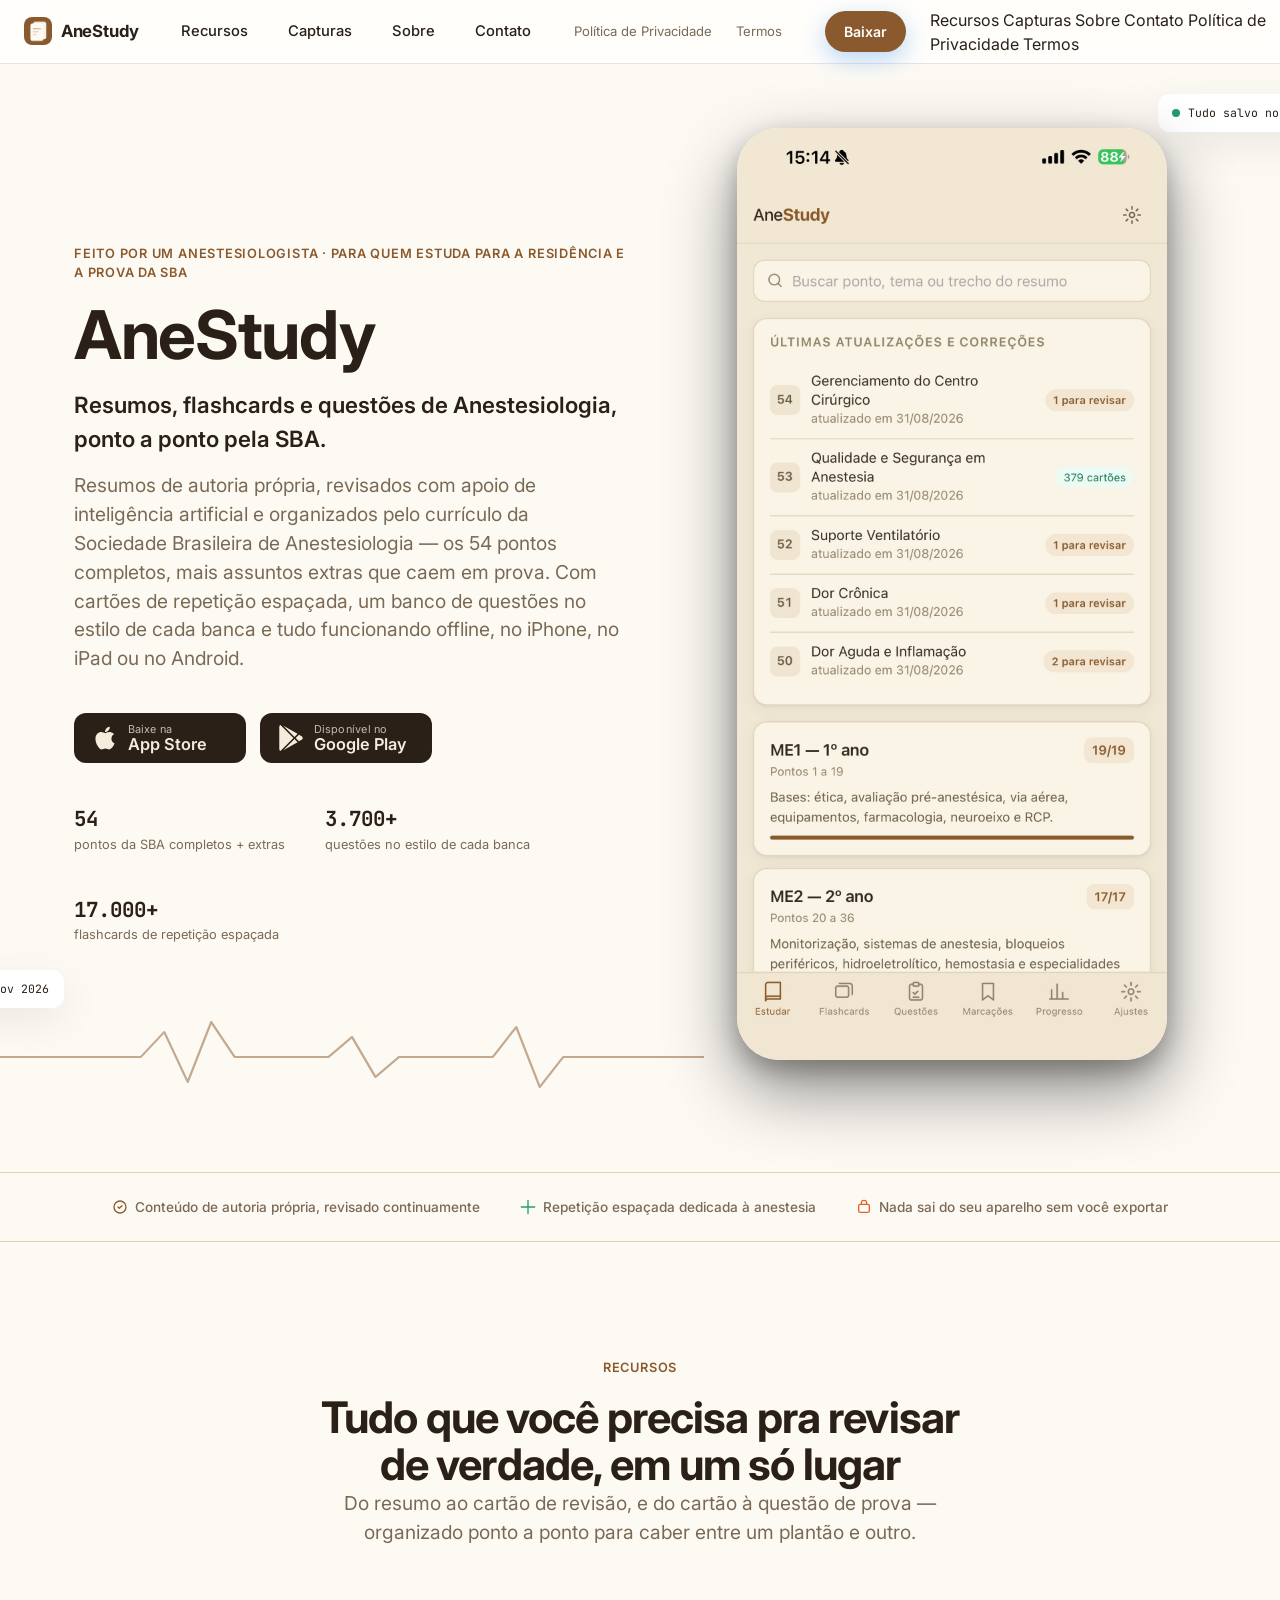
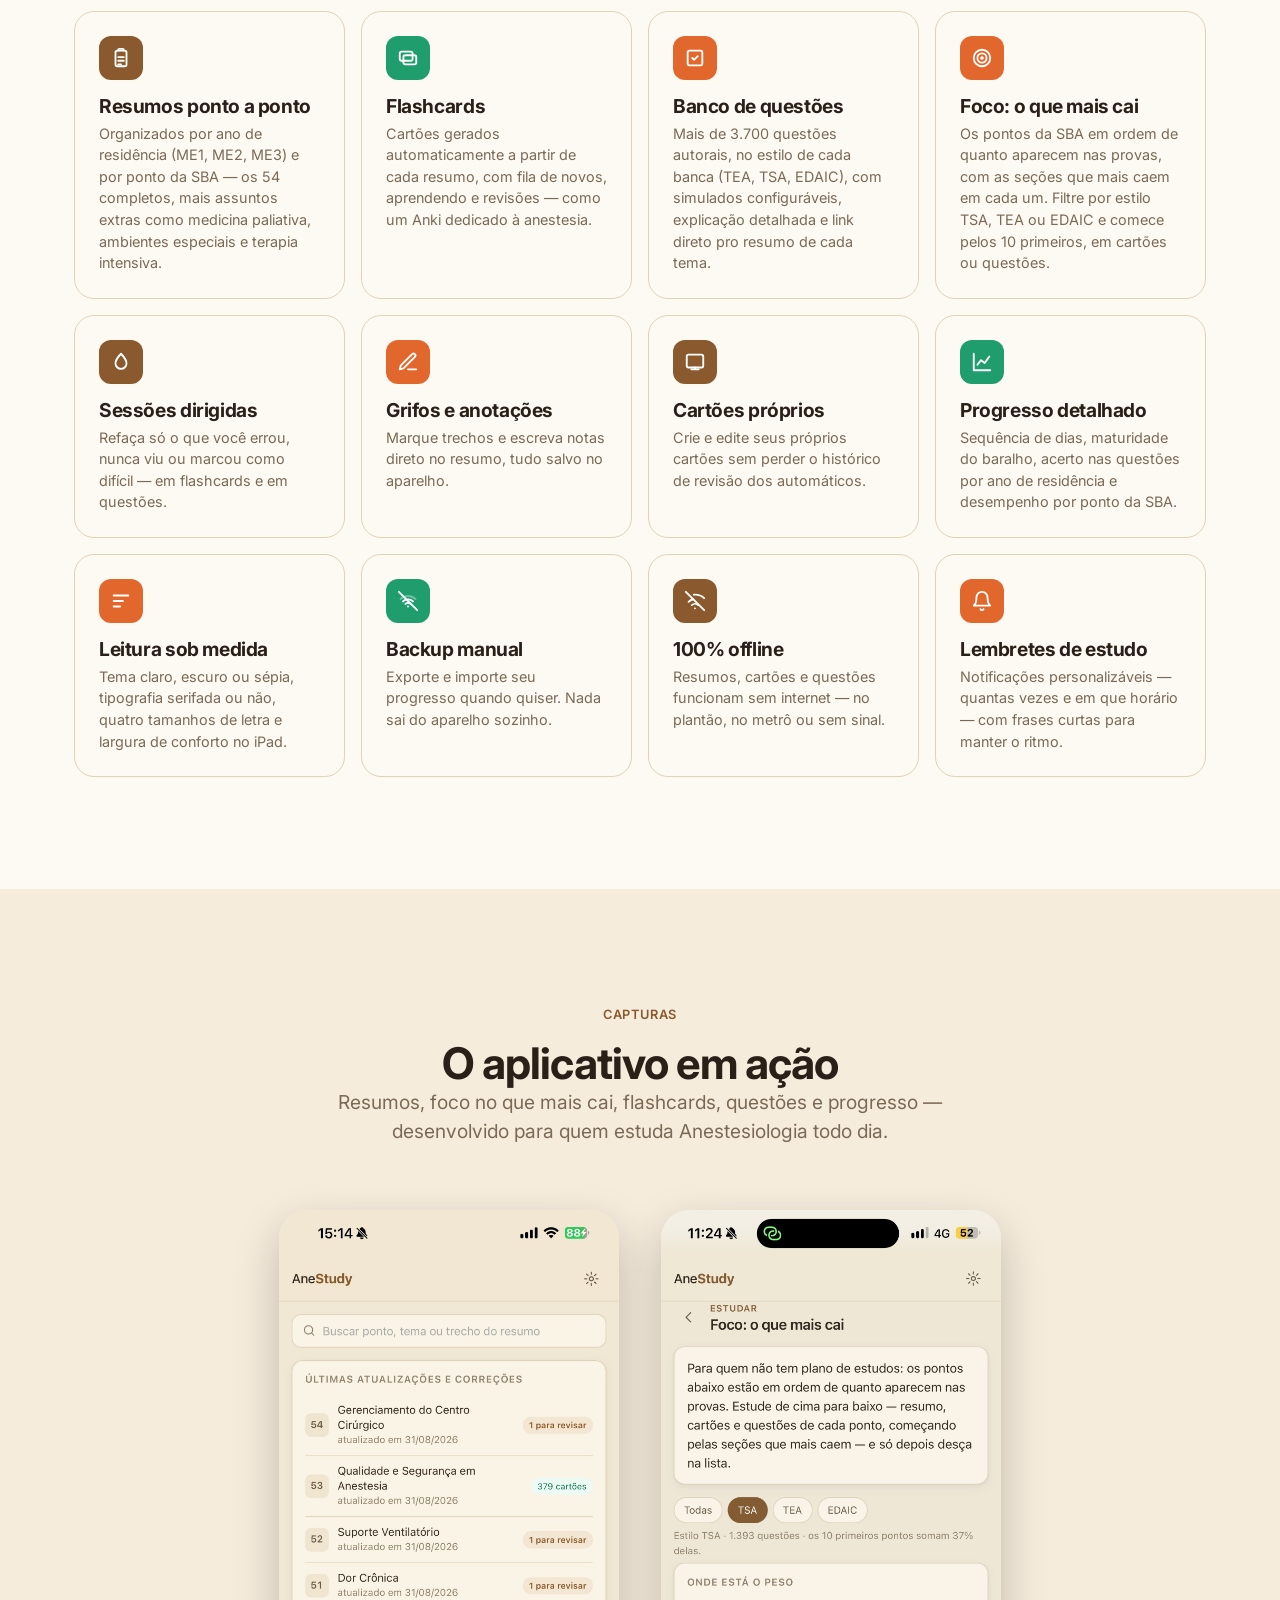
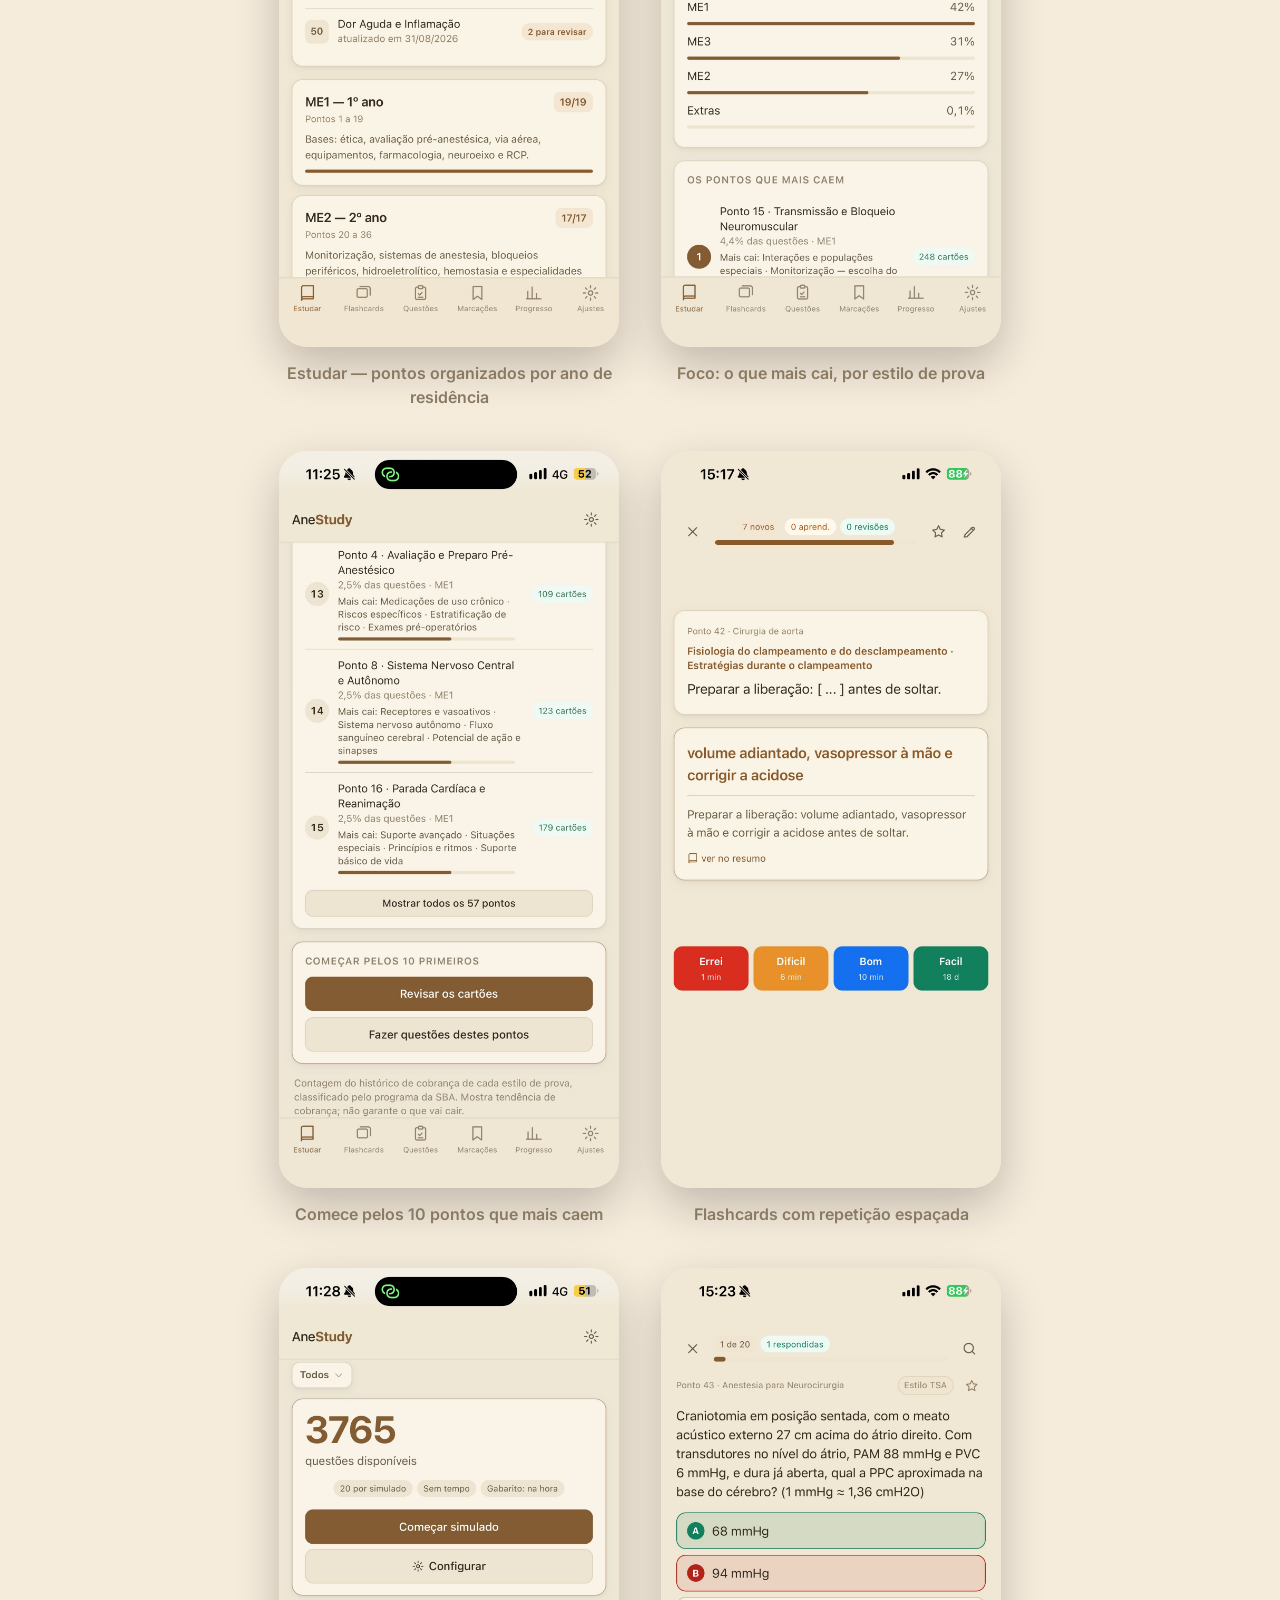
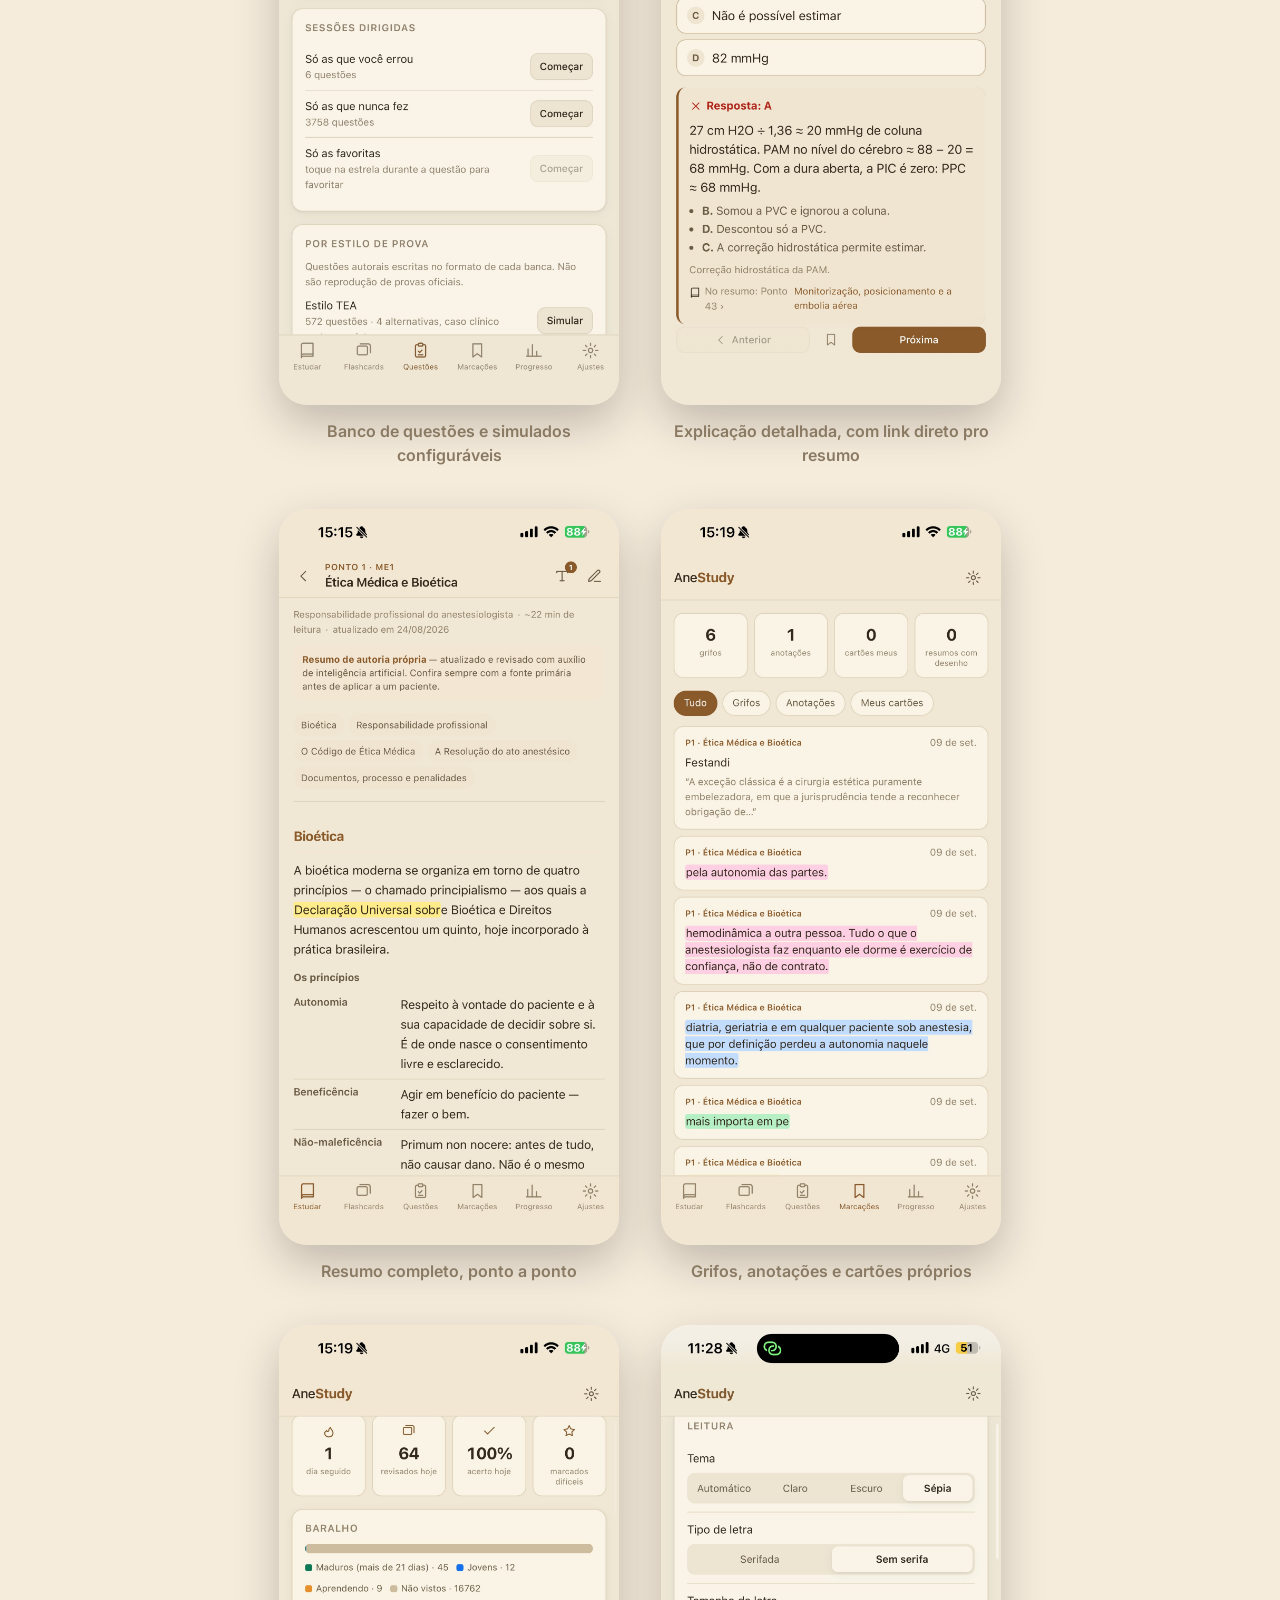
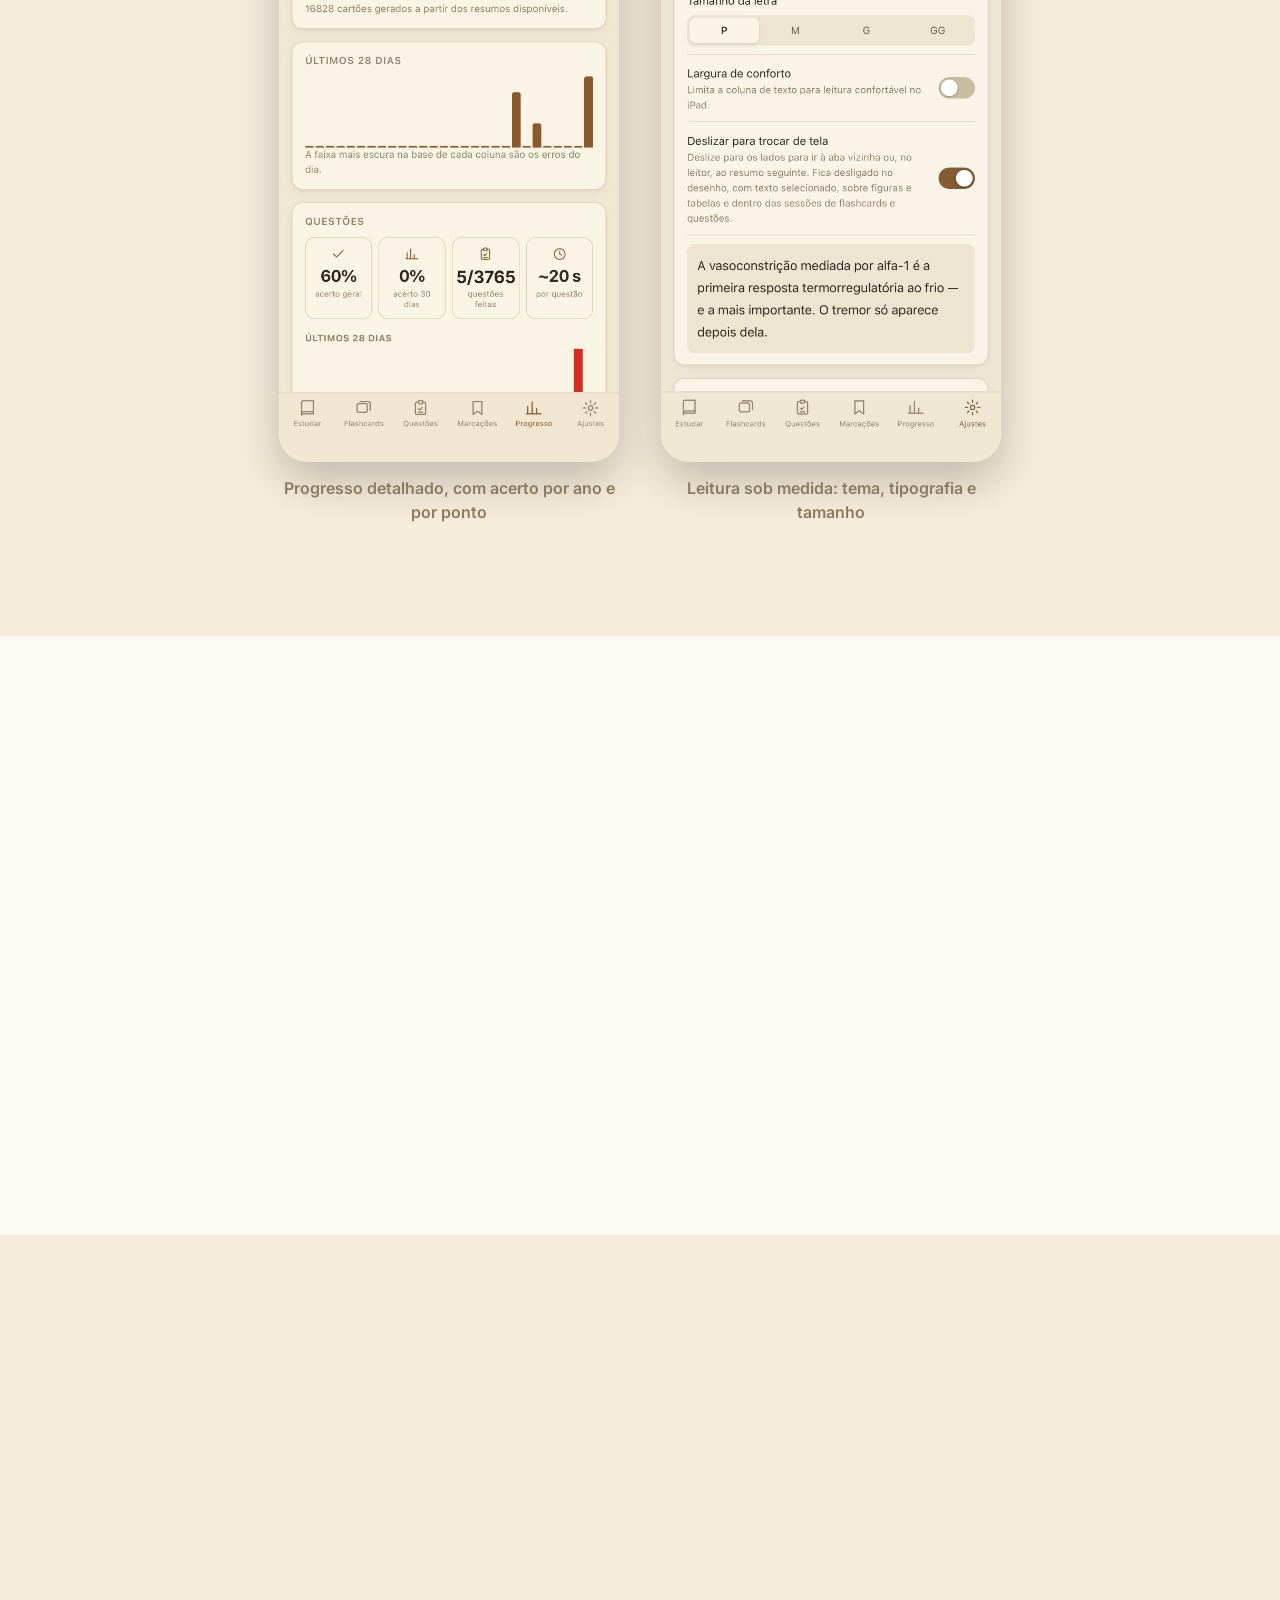
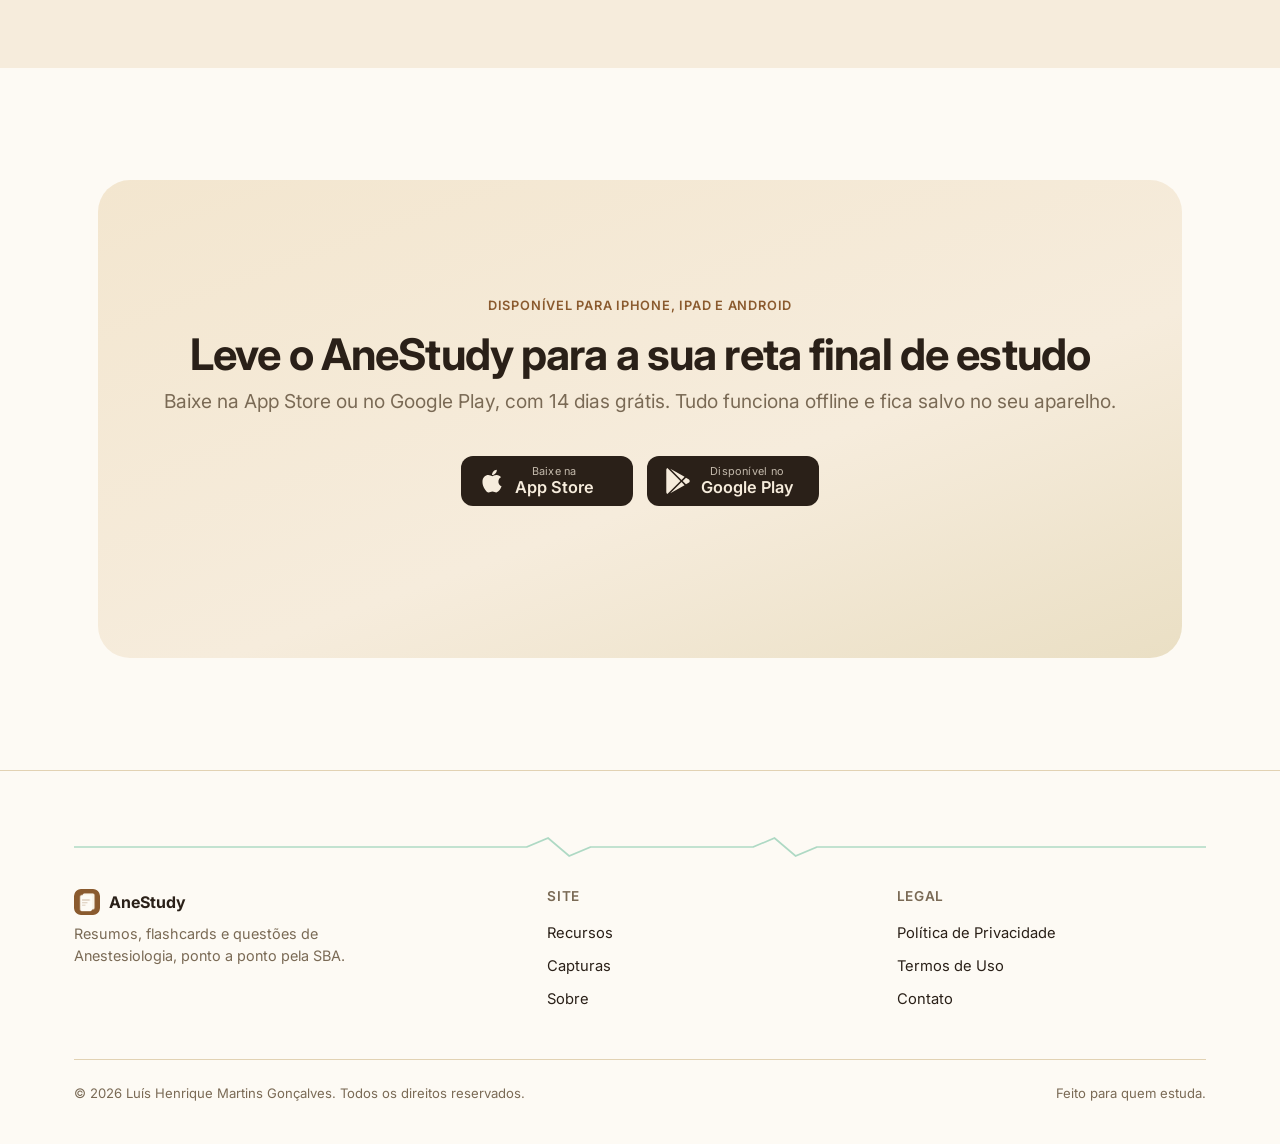
<file: index.html>
<!DOCTYPE html>
<html lang="pt-BR">
<head>
<meta charset="UTF-8" />
<meta name="viewport" content="width=device-width, initial-scale=1.0" />
<title>AneStudy — Resumos, Flashcards e Questões de Anestesiologia (SBA)</title>
<meta name="description" content="AneStudy reúne resumos próprios de Anestesiologia organizados ponto a ponto pelo currículo da SBA, com flashcards de repetição espaçada e mais de 3.700 questões no estilo de cada banca. Disponível para iPhone, iPad e Android." />
<meta name="keywords" content="anestesiologia, residência médica, SBA, flashcards, repetição espaçada, prova de título, TSA, anestesia, estudo médico, resumos" />
<meta name="author" content="Luís Henrique Martins Gonçalves" />
<link rel="canonical" href="https://drluishmg-code.github.io/anestudy/index.html" />

<!-- logo.png e PWA -->
<link rel="icon" type="image/x-icon" href="assets/favicon.ico" />
<link rel="apple-touch-icon" href="assets/apple-touch-icon.png" />
<link rel="manifest" href="manifest.json" />
<meta name="theme-color" content="#8a5a2e" />

<!-- Open Graph -->
<meta property="og:type" content="website" />
<meta property="og:title" content="AneStudy — Resumos, Flashcards e Questões de Anestesiologia (SBA)" />
<meta property="og:description" content="Resumos próprios organizados ponto a ponto pela SBA, com mais de 17.000 flashcards de repetição espaçada e mais de 3.700 questões. Disponível para iPhone, iPad e Android." />
<meta property="og:image" content="https://drluishmg-code.github.io/anestudy/assets/social-preview.png" />
<meta property="og:url" content="https://drluishmg-code.github.io/anestudy/index.html" />
<meta property="og:locale" content="pt_BR" />
<meta property="og:site_name" content="AneStudy" />

<!-- Twitter Card -->
<meta name="twitter:card" content="summary_large_image" />
<meta name="twitter:title" content="AneStudy — Resumos, Flashcards e Questões de Anestesiologia (SBA)" />
<meta name="twitter:description" content="Resumos próprios organizados ponto a ponto pela SBA, com flashcards de repetição espaçada e banco de questões. Para iPhone, iPad e Android." />
<meta name="twitter:image" content="https://drluishmg-code.github.io/anestudy/assets/social-preview.png" />

<!-- Fontes (Google Fonts) -->
<link rel="preconnect" href="https://fonts.googleapis.com" />
<link rel="preconnect" href="https://fonts.gstatic.com" crossorigin />
<link href="https://fonts.googleapis.com/css2?family=Inter:wght@400;500;600;700;800&family=JetBrains+Mono:wght@500;700&display=swap" rel="stylesheet" />

<link rel="stylesheet" href="style.css" />


<!-- Schema.org: EducationalApplication -->
<script type="application/ld+json">
{
  "@context": "https://schema.org",
  "@type": "MobileApplication",
  "name": "AneStudy",
  "applicationCategory": "EducationalApplication",
  "operatingSystem": "iOS, Android",
  "description": "Aplicativo de resumos, flashcards de repetição espaçada e banco de questões de Anestesiologia, organizados ponto a ponto pelo currículo da SBA (pontos 1 a 54 e assuntos extras). Funciona offline.",
  "installUrl": ["https://apps.apple.com/us/app/anestudy/id6807868152", "https://play.google.com/store/apps/details?id=br.com.anestudy.app"],
  "author": {
    "@type": "Person",
    "name": "Luís Henrique Martins Gonçalves"
  }
}
</script>
</head>
<body>

<a class="visually-hidden" href="#main">Pular para o conteúdo</a>

<!-- ===================== HEADER ===================== -->
<header class="site-header">
  <div class="container nav">
    <a href="index.html" class="nav-brand">
      <img src="assets/logo.png" alt="" width="28" height="28" />
      <span>AneStudy</span>
    </a>

    <nav class="nav-links" aria-label="Navegação principal">
      <a href="#recursos">Recursos</a>
      <a href="#capturas">Capturas</a>
      <a href="#sobre">Sobre</a>
      <a href="contact.html">Contato</a>
    </nav>

    <div class="nav-secondary-links" aria-label="Navegação legal">
      <a href="privacy.html">Política de Privacidade</a>
      <a href="terms.html">Termos</a>
    </div>

    <div class="nav-cta">
      <a href="#download" class="btn btn-primary" style="padding:0.6rem 1.2rem; font-size:0.88rem;">Baixar</a>
      <button class="nav-toggle" aria-label="Abrir menu" aria-expanded="false" aria-controls="navDrawer">
        <span></span><span></span><span></span>
      </button>
    </div>
  </div>

  <div class="nav-drawer" id="navDrawer">
    <a href="#recursos">Recursos</a>
    <a href="#capturas">Capturas</a>
    <a href="#sobre">Sobre</a>
    <a href="contact.html">Contato</a>
    <a href="privacy.html">Política de Privacidade</a>
    <a href="terms.html">Termos</a>
  </div>
</header>

<main id="main">

  <!-- ===================== HERO ===================== -->
  <section class="hero">
    <svg class="hero-ecg" viewBox="0 0 600 90" preserveAspectRatio="none" aria-hidden="true">
      <path d="M0 45 H120 L140 20 L160 70 L180 10 L200 45 H260 L280 45 L300 25 L320 65 L340 45 H420 L440 15 L460 75 L480 45 H600" />
    </svg>

    <div class="container">
      <div class="hero-copy reveal">
        <span class="eyebrow">Feito por um anestesiologista · para quem estuda para a residência e a prova da SBA</span>
        <h1>AneStudy</h1>
        <p class="lede-title">Resumos, flashcards e questões de Anestesiologia, ponto a ponto pela SBA.</p>
        <p class="lede">Resumos de autoria própria, revisados com apoio de inteligência artificial e organizados pelo currículo da Sociedade Brasileira de Anestesiologia — os 54 pontos completos, mais assuntos extras que caem em prova. Com cartões de repetição espaçada, um banco de questões no estilo de cada banca e tudo funcionando offline, no iPhone, no iPad ou no Android.</p>

        <div class="hero-actions">
          <!-- BOTOES-LOJA -->
          <div class="store-actions">
            <a href="https://apps.apple.com/us/app/anestudy/id6807868152" class="store-btn" aria-label="Baixar na App Store">
              <svg viewBox="0 0 384 512" aria-hidden="true"><path d="M318.7 268.7c-.2-36.7 16.4-64.4 50-84.8-18.8-26.9-47.2-41.7-84.7-44.6-35.5-2.8-74.3 20.7-88.5 20.7-15 0-49.4-19.7-76.4-19.7C63.3 141 4 184.8 4 273.7q0 39.4 14.4 81.2c12.8 36.7 59 126.7 107.2 125.2 25.2-.6 43-17.9 75.8-17.9 31.8 0 48.3 17.9 76.4 17.9 48.6-.7 90.4-82.5 102.6-119.3-65.2-30.7-61.7-90-61.7-91.1zm-56.6-164.2c27.3-32.4 24.8-61.9 24-72.5-24.1 1.4-52 16.4-67.9 34.9-17.5 19.8-27.8 44.3-25.6 71.9 26.1 2 49.9-11.4 69.5-34.3z"/></svg>
              <span class="store-btn-copy">
                <small>Baixe na</small>
                <strong>App Store</strong>
              </span>
            </a>

            <a href="https://play.google.com/store/apps/details?id=br.com.anestudy.app" class="store-btn" aria-label="Baixar no Google Play">
              <svg viewBox="0 0 512 512" aria-hidden="true"><path d="M325.3 234.3L104.6 13l280.8 161.2-60.1 60.1zM47 0C34 6.8 25.3 19.2 25.3 35.3v441.3c0 16.1 8.7 28.5 21.7 35.3l256.6-256L47 0zm425.2 225.6l-58.9-34.1-65.7 64.5 65.7 64.5 60.1-34.1c18-14.3 18-46.5-1.2-60.8zM104.6 499l280.8-161.2-60.1-60.1L104.6 499z"/></svg>
              <span class="store-btn-copy">
                <small>Disponível no</small>
                <strong>Google Play</strong>
              </span>
            </a>
          </div>
        </div>

        <div class="hero-meta">
          <div>
            <strong>54</strong>
            <span>pontos da SBA completos + extras</span>
          </div>
          <div>
            <strong>3.700+</strong>
            <span>questões no estilo de cada banca</span>
          </div>
          <div>
            <strong>17.000+</strong>
            <span>flashcards de repetição espaçada</span>
          </div>
        </div>
      </div>

      <div class="hero-figure reveal">
        <img
            src="assets/screenshots/estudar.jpg"
            alt="Tela principal do aplicativo AneStudy"
            class="hero-app-image">
      </div>

      <div class="floating-chip chip-1"><span class="dot green"></span> Tudo salvo no aparelho</div>
      <div class="floating-chip chip-2"><span class="dot blue"></span> Atualizado · Nov 2026</div>
      </div>
    </div>
  </section>

  <!-- ===================== TRUST BAR ===================== -->
  <div class="trust-bar">
    <div class="container">
      <ul>
        <li>
          <svg viewBox="0 0 24 24" fill="none" stroke="var(--color-blue)" stroke-width="2" stroke-linecap="round" stroke-linejoin="round" aria-hidden="true"><path d="M9 12l2 2 4-4"/><circle cx="12" cy="12" r="9"/></svg>
          Conteúdo de autoria própria, revisado continuamente
        </li>
        <li>
          <svg viewBox="0 0 24 24" fill="none" stroke="var(--color-green)" stroke-width="2" stroke-linecap="round" stroke-linejoin="round" aria-hidden="true"><path d="M12 2v20M2 12h20"/></svg>
          Repetição espaçada dedicada à anestesia
        </li>
        <li>
          <svg viewBox="0 0 24 24" fill="none" stroke="var(--color-red)" stroke-width="2" stroke-linecap="round" stroke-linejoin="round" aria-hidden="true"><rect x="4" y="8" width="16" height="12" rx="2"/><path d="M8 8V6a4 4 0 0 1 8 0v2"/></svg>
          Nada sai do seu aparelho sem você exportar
        </li>
      </ul>
    </div>
  </div>

  <!-- ===================== RECURSOS ===================== -->
  <section class="section" id="recursos">
    <div class="container">
      <div class="section-head center reveal">
        <span class="eyebrow">Recursos</span>
        <h2>Tudo que você precisa pra revisar de verdade, em um só lugar</h2>
        <p class="lede">Do resumo ao cartão de revisão, e do cartão à questão de prova — organizado ponto a ponto para caber entre um plantão e outro.</p>
      </div>

      <div class="features-grid">

        <div class="feature-card reveal">
          <div class="feature-icon blue"><svg viewBox="0 0 24 24" fill="none" stroke="currentColor" stroke-width="2" stroke-linecap="round" stroke-linejoin="round"><rect x="6" y="4" width="12" height="17" rx="2"/><path d="M9 4V3a1 1 0 0 1 1-1h4a1 1 0 0 1 1 1v1"/><path d="M9 11h6M9 15h6M9 19h3"/></svg></div>
          <h3>Resumos ponto a ponto</h3>
          <p>Organizados por ano de residência (ME1, ME2, ME3) e por ponto da SBA — os 54 completos, mais assuntos extras como medicina paliativa, ambientes especiais e terapia intensiva.</p>
        </div>

        <div class="feature-card reveal">
          <div class="feature-icon green"><svg viewBox="0 0 24 24" fill="none" stroke="currentColor" stroke-width="2" stroke-linecap="round" stroke-linejoin="round"><rect x="3" y="5" width="14" height="10" rx="2"/><rect x="7" y="9" width="14" height="10" rx="2"/></svg></div>
          <h3>Flashcards</h3>
          <p>Cartões gerados automaticamente a partir de cada resumo, com fila de novos, aprendendo e revisões — como um Anki dedicado à anestesia.</p>
        </div>

        <div class="feature-card reveal">
          <div class="feature-icon red"><svg viewBox="0 0 24 24" fill="none" stroke="currentColor" stroke-width="2" stroke-linecap="round" stroke-linejoin="round"><rect x="4" y="4" width="16" height="16" rx="2"/><path d="m9 12 2 2 4-4"/></svg></div>
          <h3>Banco de questões</h3>
          <p>Mais de 3.700 questões autorais, no estilo de cada banca (TEA, TSA, EDAIC), com simulados configuráveis, explicação detalhada e link direto pro resumo de cada tema.</p>
        </div>

        <div class="feature-card reveal">
          <div class="feature-icon red"><svg viewBox="0 0 24 24" fill="none" stroke="currentColor" stroke-width="2" stroke-linecap="round" stroke-linejoin="round"><circle cx="12" cy="12" r="9"/><circle cx="12" cy="12" r="5"/><circle cx="12" cy="12" r="1"/></svg></div>
          <h3>Foco: o que mais cai</h3>
          <p>Os pontos da SBA em ordem de quanto aparecem nas provas, com as seções que mais caem em cada um. Filtre por estilo TSA, TEA ou EDAIC e comece pelos 10 primeiros, em cartões ou questões.</p>
        </div>

        <div class="feature-card reveal">
          <div class="feature-icon blue"><svg viewBox="0 0 24 24" fill="none" stroke="currentColor" stroke-width="2" stroke-linecap="round" stroke-linejoin="round"><path d="M12 3s6 6.2 6 10.5A6 6 0 0 1 6 13.5C6 9.2 12 3 12 3z"/></svg></div>
          <h3>Sessões dirigidas</h3>
          <p>Refaça só o que você errou, nunca viu ou marcou como difícil — em flashcards e em questões.</p>
        </div>

        <div class="feature-card reveal">
          <div class="feature-icon red"><svg viewBox="0 0 24 24" fill="none" stroke="currentColor" stroke-width="2" stroke-linecap="round" stroke-linejoin="round"><path d="M12 20h9"/><path d="M16.5 3.5a2.12 2.12 0 0 1 3 3L7 19l-4 1 1-4z"/></svg></div>
          <h3>Grifos e anotações</h3>
          <p>Marque trechos e escreva notas direto no resumo, tudo salvo no aparelho.</p>
        </div>

        <div class="feature-card reveal">
          <div class="feature-icon blue"><svg viewBox="0 0 24 24" fill="none" stroke="currentColor" stroke-width="2" stroke-linecap="round" stroke-linejoin="round"><rect x="3" y="4" width="18" height="14" rx="2"/><path d="M8 20h8M12 18v2"/></svg></div>
          <h3>Cartões próprios</h3>
          <p>Crie e edite seus próprios cartões sem perder o histórico de revisão dos automáticos.</p>
        </div>

        <div class="feature-card reveal">
          <div class="feature-icon green"><svg viewBox="0 0 24 24" fill="none" stroke="currentColor" stroke-width="2" stroke-linecap="round" stroke-linejoin="round"><path d="M3 3v18h18"/><path d="M7 15l4-5 4 3 5-7"/></svg></div>
          <h3>Progresso detalhado</h3>
          <p>Sequência de dias, maturidade do baralho, acerto nas questões por ano de residência e desempenho por ponto da SBA.</p>
        </div>

        <div class="feature-card reveal">
          <div class="feature-icon red"><svg viewBox="0 0 24 24" fill="none" stroke="currentColor" stroke-width="2" stroke-linecap="round" stroke-linejoin="round"><path d="M4 6h16M4 12h10M4 18h7"/></svg></div>
          <h3>Leitura sob medida</h3>
          <p>Tema claro, escuro ou sépia, tipografia serifada ou não, quatro tamanhos de letra e largura de conforto no iPad.</p>
        </div>

        <div class="feature-card reveal">
          <div class="feature-icon green"><svg viewBox="0 0 24 24" fill="none" stroke="currentColor" stroke-width="2" stroke-linecap="round" stroke-linejoin="round"><path d="M12 18h.01"/><path d="M9.2 15.2a4 4 0 0 1 5.6 0"/><path d="M6.5 12.5a8 8 0 0 1 11 0"/><path d="M3.8 9.8a12 12 0 0 1 16.4 0" opacity=".35"/><path d="M2 2l20 20"/></svg></div>
          <h3>Backup manual</h3>
          <p>Exporte e importe seu progresso quando quiser. Nada sai do aparelho sozinho.</p>
        </div>

        <div class="feature-card reveal">
          <div class="feature-icon blue"><svg viewBox="0 0 24 24" fill="none" stroke="currentColor" stroke-width="2" stroke-linecap="round" stroke-linejoin="round"><path d="M2 2l20 20"/><path d="M8.5 16.5a5 5 0 0 1 7 0"/><path d="M5 12.9a10 10 0 0 1 5.2-2.8"/><path d="M10.7 5.1A15 15 0 0 1 22 8.8"/><path d="M12 20h.01"/></svg></div>
          <h3>100% offline</h3>
          <p>Resumos, cartões e questões funcionam sem internet — no plantão, no metrô ou sem sinal.</p>
        </div>

        <div class="feature-card reveal">
          <div class="feature-icon red"><svg viewBox="0 0 24 24" fill="none" stroke="currentColor" stroke-width="2" stroke-linecap="round" stroke-linejoin="round"><path d="M6 8a6 6 0 0 1 12 0c0 7 3 9 3 9H3s3-2 3-9"/><path d="M10.3 21a1.94 1.94 0 0 0 3.4 0"/></svg></div>
          <h3>Lembretes de estudo</h3>
          <p>Notificações personalizáveis — quantas vezes e em que horário — com frases curtas para manter o ritmo.</p>
        </div>

      </div>
    </div>
  </section>

  <!-- ===================== CAPTURAS DE TELA ===================== -->
  <section class="section section-alt" id="capturas">

    <div class="container">

      <div class="section-head center reveal">
        <span class="eyebrow">Capturas</span>
        <h2>O aplicativo em ação</h2>
        <p class="lede">
          Resumos, foco no que mais cai, flashcards, questões e progresso — desenvolvido para quem estuda Anestesiologia todo dia.
        </p>
      </div>

      <div class="screens-gallery">

        <figure class="screen-card reveal">
          <img src="assets/screenshots/estudar.jpg" alt="Tela de estudo do AneStudy">
          <figcaption>Estudar — pontos organizados por ano de residência</figcaption>
        </figure>

        <figure class="screen-card reveal">
          <img src="assets/screenshots/foco.jpg" alt="Tela Foco do AneStudy: peso de cada ano e pontos que mais caem no estilo TSA">
          <figcaption>Foco: o que mais cai, por estilo de prova</figcaption>
        </figure>

        <figure class="screen-card reveal">
          <img src="assets/screenshots/foco-comecar.jpg" alt="Ranking de pontos e atalho para começar pelos 10 primeiros no AneStudy">
          <figcaption>Comece pelos 10 pontos que mais caem</figcaption>
        </figure>

        <figure class="screen-card reveal">
          <img src="assets/screenshots/flashcards.jpg" alt="Tela de flashcards do AneStudy">
          <figcaption>Flashcards com repetição espaçada</figcaption>
        </figure>

        <figure class="screen-card reveal">
          <img src="assets/screenshots/questoes.jpg" alt="Tela de banco de questões do AneStudy">
          <figcaption>Banco de questões e simulados configuráveis</figcaption>
        </figure>

        <figure class="screen-card reveal">
          <img src="assets/screenshots/questao-detalhe.jpg" alt="Questão respondida com explicação no AneStudy">
          <figcaption>Explicação detalhada, com link direto pro resumo</figcaption>
        </figure>

        <figure class="screen-card reveal">
          <img src="assets/screenshots/leitura.jpg" alt="Resumo de Ética Médica e Bioética no AneStudy">
          <figcaption>Resumo completo, ponto a ponto</figcaption>
        </figure>

        <figure class="screen-card reveal">
          <img src="assets/screenshots/marcacoes.jpg" alt="Tela de marcações do AneStudy">
          <figcaption>Grifos, anotações e cartões próprios</figcaption>
        </figure>

        <figure class="screen-card reveal">
          <img src="assets/screenshots/progresso.jpg" alt="Tela de progresso do AneStudy">
          <figcaption>Progresso detalhado, com acerto por ano e por ponto</figcaption>
        </figure>

        <figure class="screen-card reveal">
          <img src="assets/screenshots/ajustes.jpg" alt="Tela de ajustes de leitura do AneStudy">
          <figcaption>Leitura sob medida: tema, tipografia e tamanho</figcaption>
        </figure>

      </div>

    </div>

  </section>

  <!-- ===================== SOBRE ===================== -->
  <section class="section" id="sobre">
    <div class="container about-grid">
      <div class="about-visual reveal">
        <div class="stat-row"><strong>54</strong><span>pontos da SBA completos, mais assuntos extras</span></div>
        <div class="stat-row"><strong>3.700+</strong><span>questões autorais, no estilo de cada banca</span></div>
        <div class="stat-row"><strong>ME1–ME3</strong><span>os três anos de residência cobertos</span></div>
      </div>

      <div class="about-copy reveal">
        <span class="eyebrow">Sobre o projeto</span>
        <h2>Escrito por quem também estuda para a prova.</h2>
        <p>O AneStudy nasceu da rotina de residência: resumir cada ponto da SBA de um jeito que desse pra revisar de verdade, não só ler uma vez e esquecer.</p>
        <p>Os resumos são de autoria própria e passam por revisão contínua, com apoio de inteligência artificial para organizar e atualizar o conteúdo — mas a fonte primária continua sendo a literatura e as diretrizes oficiais.</p>
        <p>Feito para caber entre um plantão e outro: leia o resumo, deixe o app gerar os cartões, revise um pouco todo dia e treine com questões no estilo da sua banca.</p>
      </div>
    </div>
  </section>

  <!-- ===================== AVISO IMPORTANTE ===================== -->
  <section class="section section-alt">
    <div class="container">
      <div class="notice reveal">
        <div class="notice-icon">
          <svg viewBox="0 0 24 24" fill="none" stroke="currentColor" stroke-width="2" stroke-linecap="round" stroke-linejoin="round"><path d="M12 9v4"/><path d="M12 17h.01"/><path d="M10.3 3.9 1.8 18a2 2 0 0 0 1.7 3h17a2 2 0 0 0 1.7-3L13.7 3.9a2 2 0 0 0-3.4 0z"/></svg>
        </div>
        <div>
          <h3>Aviso importante</h3>
          <p>O conteúdo do AneStudy é publicado ponto a ponto e passa por revisão contínua — novas questões e atualizações são adicionadas com frequência.</p>
          <p>Os resumos são material de estudo, de autoria própria e com apoio de inteligência artificial — confira sempre a fonte primária antes de aplicar qualquer conduta a um paciente.</p>
        </div>
      </div>
    </div>
  </section>

  <!-- ===================== CTA FINAL / DOWNLOAD ===================== -->
  <section class="section" id="download">
    <div class="container">
      <div class="final-cta reveal">
        <span class="eyebrow">Disponível para iPhone, iPad e Android</span>
        <h2>Leve o AneStudy para a sua reta final de estudo</h2>
        <p class="lede">Baixe na App Store ou no Google Play, com 14 dias grátis. Tudo funciona offline e fica salvo no seu aparelho.</p>
        <div class="hero-actions">
          <!-- BOTOES-LOJA -->
          <div class="store-actions" style="justify-content:center;">
            <a href="https://apps.apple.com/us/app/anestudy/id6807868152" class="store-btn" aria-label="Baixar na App Store">
              <svg viewBox="0 0 384 512" aria-hidden="true"><path d="M318.7 268.7c-.2-36.7 16.4-64.4 50-84.8-18.8-26.9-47.2-41.7-84.7-44.6-35.5-2.8-74.3 20.7-88.5 20.7-15 0-49.4-19.7-76.4-19.7C63.3 141 4 184.8 4 273.7q0 39.4 14.4 81.2c12.8 36.7 59 126.7 107.2 125.2 25.2-.6 43-17.9 75.8-17.9 31.8 0 48.3 17.9 76.4 17.9 48.6-.7 90.4-82.5 102.6-119.3-65.2-30.7-61.7-90-61.7-91.1zm-56.6-164.2c27.3-32.4 24.8-61.9 24-72.5-24.1 1.4-52 16.4-67.9 34.9-17.5 19.8-27.8 44.3-25.6 71.9 26.1 2 49.9-11.4 69.5-34.3z"/></svg>
              <span class="store-btn-copy">
                <small>Baixe na</small>
                <strong>App Store</strong>
              </span>
            </a>

            <a href="https://play.google.com/store/apps/details?id=br.com.anestudy.app" class="store-btn" aria-label="Baixar no Google Play">
              <svg viewBox="0 0 512 512" aria-hidden="true"><path d="M325.3 234.3L104.6 13l280.8 161.2-60.1 60.1zM47 0C34 6.8 25.3 19.2 25.3 35.3v441.3c0 16.1 8.7 28.5 21.7 35.3l256.6-256L47 0zm425.2 225.6l-58.9-34.1-65.7 64.5 65.7 64.5 60.1-34.1c18-14.3 18-46.5-1.2-60.8zM104.6 499l280.8-161.2-60.1-60.1L104.6 499z"/></svg>
              <span class="store-btn-copy">
                <small>Disponível no</small>
                <strong>Google Play</strong>
              </span>
            </a>
          </div>
        </div>
      </div>
    </div>
  </section>

</main>

<!-- ===================== FOOTER ===================== -->
<footer class="site-footer">
  <div class="container">
    <svg class="ecg-divider" viewBox="0 0 800 24" preserveAspectRatio="none" aria-hidden="true">
      <path d="M0 12 H320 L335 3 L350 21 L365 12 H480 L495 3 L510 21 L525 12 H800"/>
    </svg>

    <div class="footer-top">
      <div>
        <div class="footer-brand">
          <img src="assets/logo.png" alt="" width="26" height="26" />
          <span>AneStudy</span>
        </div>
        <p class="footer-tagline">Resumos, flashcards e questões de Anestesiologia, ponto a ponto pela SBA.</p>
      </div>

      <div class="footer-col">
        <h4>Site</h4>
        <ul>
          <li><a href="#recursos">Recursos</a></li>
          <li><a href="#capturas">Capturas</a></li>
          <li><a href="#sobre">Sobre</a></li>
        </ul>
      </div>

      <div class="footer-col">
        <h4>Legal</h4>
        <ul>
          <li><a href="privacy.html">Política de Privacidade</a></li>
          <li><a href="terms.html">Termos de Uso</a></li>
          <li><a href="contact.html">Contato</a></li>
        </ul>
      </div>
    </div>

    <div class="footer-bottom">
      <span>© <span data-year>2026</span> Luís Henrique Martins Gonçalves. Todos os direitos reservados.</span>
      <span>Feito para quem estuda.</span>
    </div>
  </div>
</footer>

<button class="back-to-top" aria-label="Voltar ao topo">
  <svg viewBox="0 0 24 24" fill="none" stroke="currentColor" stroke-width="2" stroke-linecap="round" stroke-linejoin="round"><path d="M12 19V5"/><path d="M5 12l7-7 7 7"/></svg>
</button>

<script src="script.js"></script>
</body>
</html>
</file>
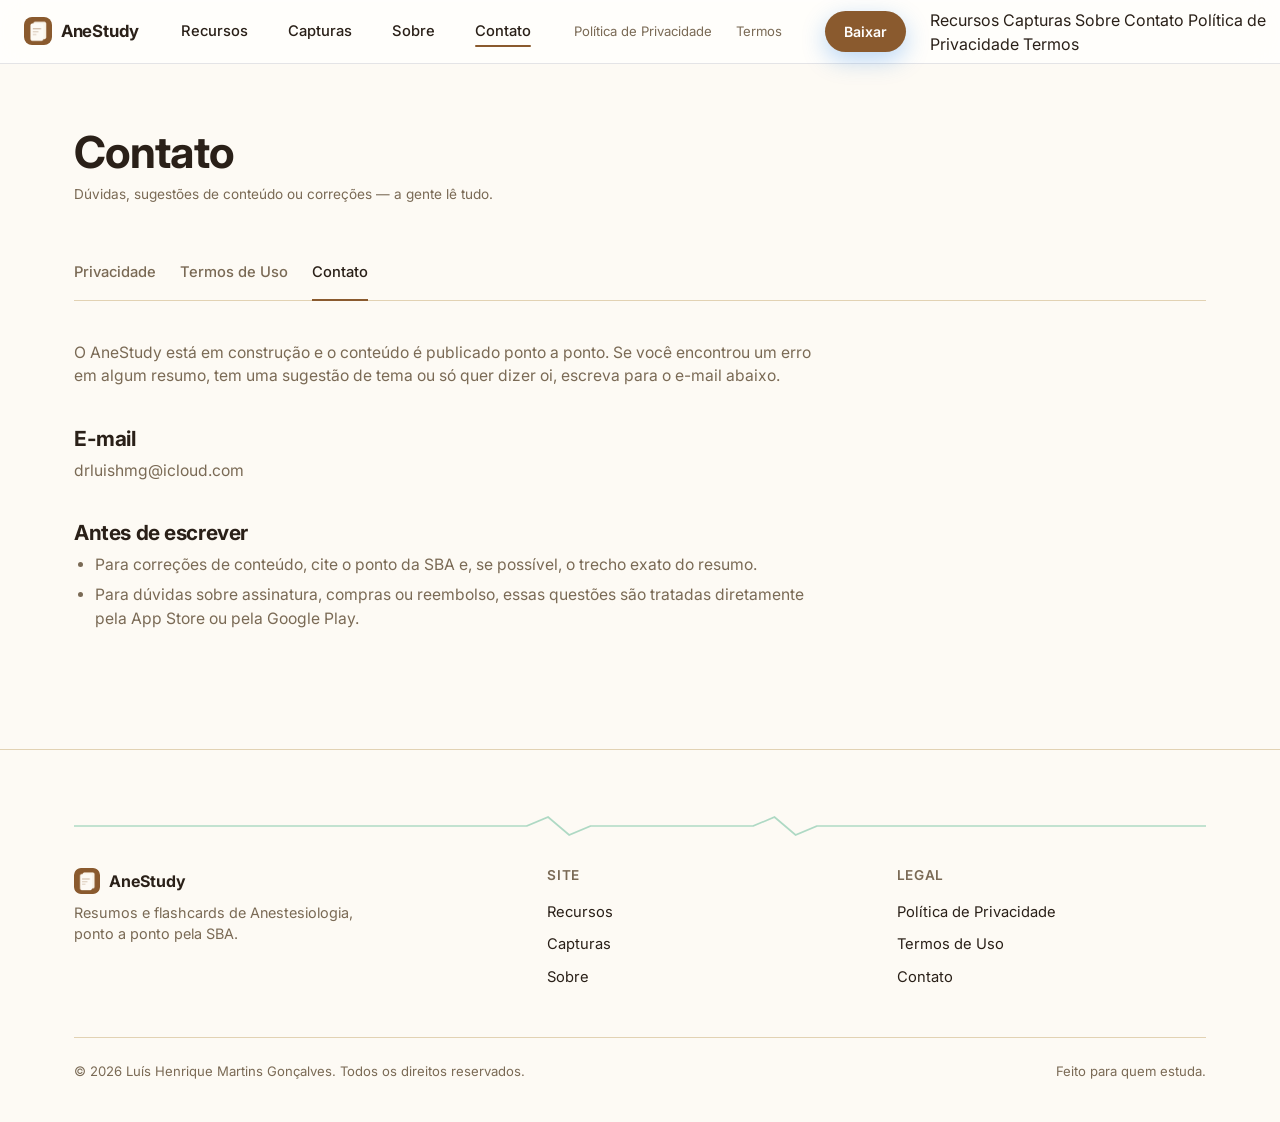
<file: contact.html>
<!DOCTYPE html>
<html lang="pt-BR">
<head>
<meta charset="UTF-8" />
<meta name="viewport" content="width=device-width, initial-scale=1.0" />
<title>Contato — AneStudy</title>
<meta name="description" content="Fale com o desenvolvedor do AneStudy: dúvidas, sugestões de conteúdo e correções." />
<link rel="canonical" href="https://drluishmg-code.github.io/anestudy/contact.html" />
<meta name="robots" content="index, follow" />

<link rel="icon" type="image/x-icon" href="assets/favicon.ico" />
<link rel="apple-touch-icon" href="assets/apple-touch-icon.png" />
<link rel="manifest" href="manifest.json" />
<meta name="theme-color" content="#8a5a2e" />

<meta property="og:type" content="website" />
<meta property="og:title" content="Contato — AneStudy" />
<meta property="og:description" content="Fale com o desenvolvedor do AneStudy." />
<meta property="og:url" content="https://drluishmg-code.github.io/anestudy/contact.html" />
<meta property="og:locale" content="pt_BR" />

<link rel="preconnect" href="https://fonts.googleapis.com" />
<link rel="preconnect" href="https://fonts.gstatic.com" crossorigin />
<link href="https://fonts.googleapis.com/css2?family=Inter:wght@400;500;600;700;800&family=JetBrains+Mono:wght@500;700&display=swap" rel="stylesheet" />
<link rel="stylesheet" href="style.css" />
</head>
<body>

<a class="visually-hidden" href="#main">Pular para o conteúdo</a>

<header class="site-header">
  <div class="container nav">
    <a href="index.html" class="nav-brand">
      <img src="assets/logo.png" alt="" width="28" height="28" />
      <span>AneStudy</span>
    </a>

    <nav class="nav-links" aria-label="Navegação principal">
      <a href="index.html#recursos">Recursos</a>
      <a href="index.html#capturas">Capturas</a>
      <a href="index.html#sobre">Sobre</a>
      <a href="contact.html" aria-current="page">Contato</a>
    </nav>

    <div class="nav-secondary-links" aria-label="Navegação legal">
      <a href="privacy.html">Política de Privacidade</a>
      <a href="terms.html">Termos</a>
    </div>

    <div class="nav-cta">
      <a href="index.html#download" class="btn btn-primary" style="padding:0.6rem 1.2rem; font-size:0.88rem;">Baixar</a>
      <button class="nav-toggle" aria-label="Abrir menu" aria-expanded="false" aria-controls="navDrawer">
        <span></span><span></span><span></span>
      </button>
    </div>
  </div>

  <div class="nav-drawer" id="navDrawer">
    <a href="index.html#recursos">Recursos</a>
    <a href="index.html#capturas">Capturas</a>
    <a href="index.html#sobre">Sobre</a>
    <a href="contact.html">Contato</a>
    <a href="privacy.html">Política de Privacidade</a>
    <a href="terms.html">Termos</a>
  </div>
</header>

<main id="main">
  <div class="container page-header">
    <h1>Contato</h1>
    <p class="updated-note">Dúvidas, sugestões de conteúdo ou correções — a gente lê tudo.</p>
  </div>

  <div class="container">
    <nav class="legal-nav" aria-label="Navegação legal">
      <a href="privacy.html">Privacidade</a>
      <a href="terms.html">Termos de Uso</a>
      <a href="contact.html" aria-current="page">Contato</a>
    </nav>

    <div class="legal-content">
      <p>O AneStudy está em construção e o conteúdo é publicado ponto a ponto. Se você encontrou um erro em algum resumo, tem uma sugestão de tema ou só quer dizer oi, escreva para o e-mail abaixo.</p>

      <h2>E-mail</h2>
      <p><a href="mailto:drluishmg@icloud.com">drluishmg@icloud.com</a></p>

      <h2>Antes de escrever</h2>
      <ul>
        <li>Para correções de conteúdo, cite o ponto da SBA e, se possível, o trecho exato do resumo.</li>
        <li>Para dúvidas sobre assinatura, compras ou reembolso, essas questões são tratadas diretamente pela App Store ou pela Google Play.</li>
      </ul>
    </div>
  </div>
</main>

<footer class="site-footer">
  <div class="container">
    <svg class="ecg-divider" viewBox="0 0 800 24" preserveAspectRatio="none" aria-hidden="true">
      <path d="M0 12 H320 L335 3 L350 21 L365 12 H480 L495 3 L510 21 L525 12 H800"/>
    </svg>

    <div class="footer-top">
      <div>
        <div class="footer-brand">
          <img src="assets/logo.png" alt="" width="26" height="26" />
          <span>AneStudy</span>
        </div>
        <p class="footer-tagline">Resumos e flashcards de Anestesiologia, ponto a ponto pela SBA.</p>
      </div>

      <div class="footer-col">
        <h4>Site</h4>
        <ul>
          <li><a href="index.html#recursos">Recursos</a></li>
          <li><a href="index.html#capturas">Capturas</a></li>
          <li><a href="index.html#sobre">Sobre</a></li>
        </ul>
      </div>

      <div class="footer-col">
        <h4>Legal</h4>
        <ul>
          <li><a href="privacy.html">Política de Privacidade</a></li>
          <li><a href="terms.html">Termos de Uso</a></li>
          <li><a href="contact.html">Contato</a></li>
        </ul>
      </div>
    </div>

    <div class="footer-bottom">
      <span>© <span data-year>2026</span> Luís Henrique Martins Gonçalves. Todos os direitos reservados.</span>
      <span>Feito para quem estuda.</span>
    </div>
  </div>
</footer>

<button class="back-to-top" aria-label="Voltar ao topo">
  <svg viewBox="0 0 24 24" fill="none" stroke="currentColor" stroke-width="2" stroke-linecap="round" stroke-linejoin="round"><path d="M12 19V5"/><path d="M5 12l7-7 7 7"/></svg>
</button>

<script src="script.js"></script>
</body>
</html>
</file>
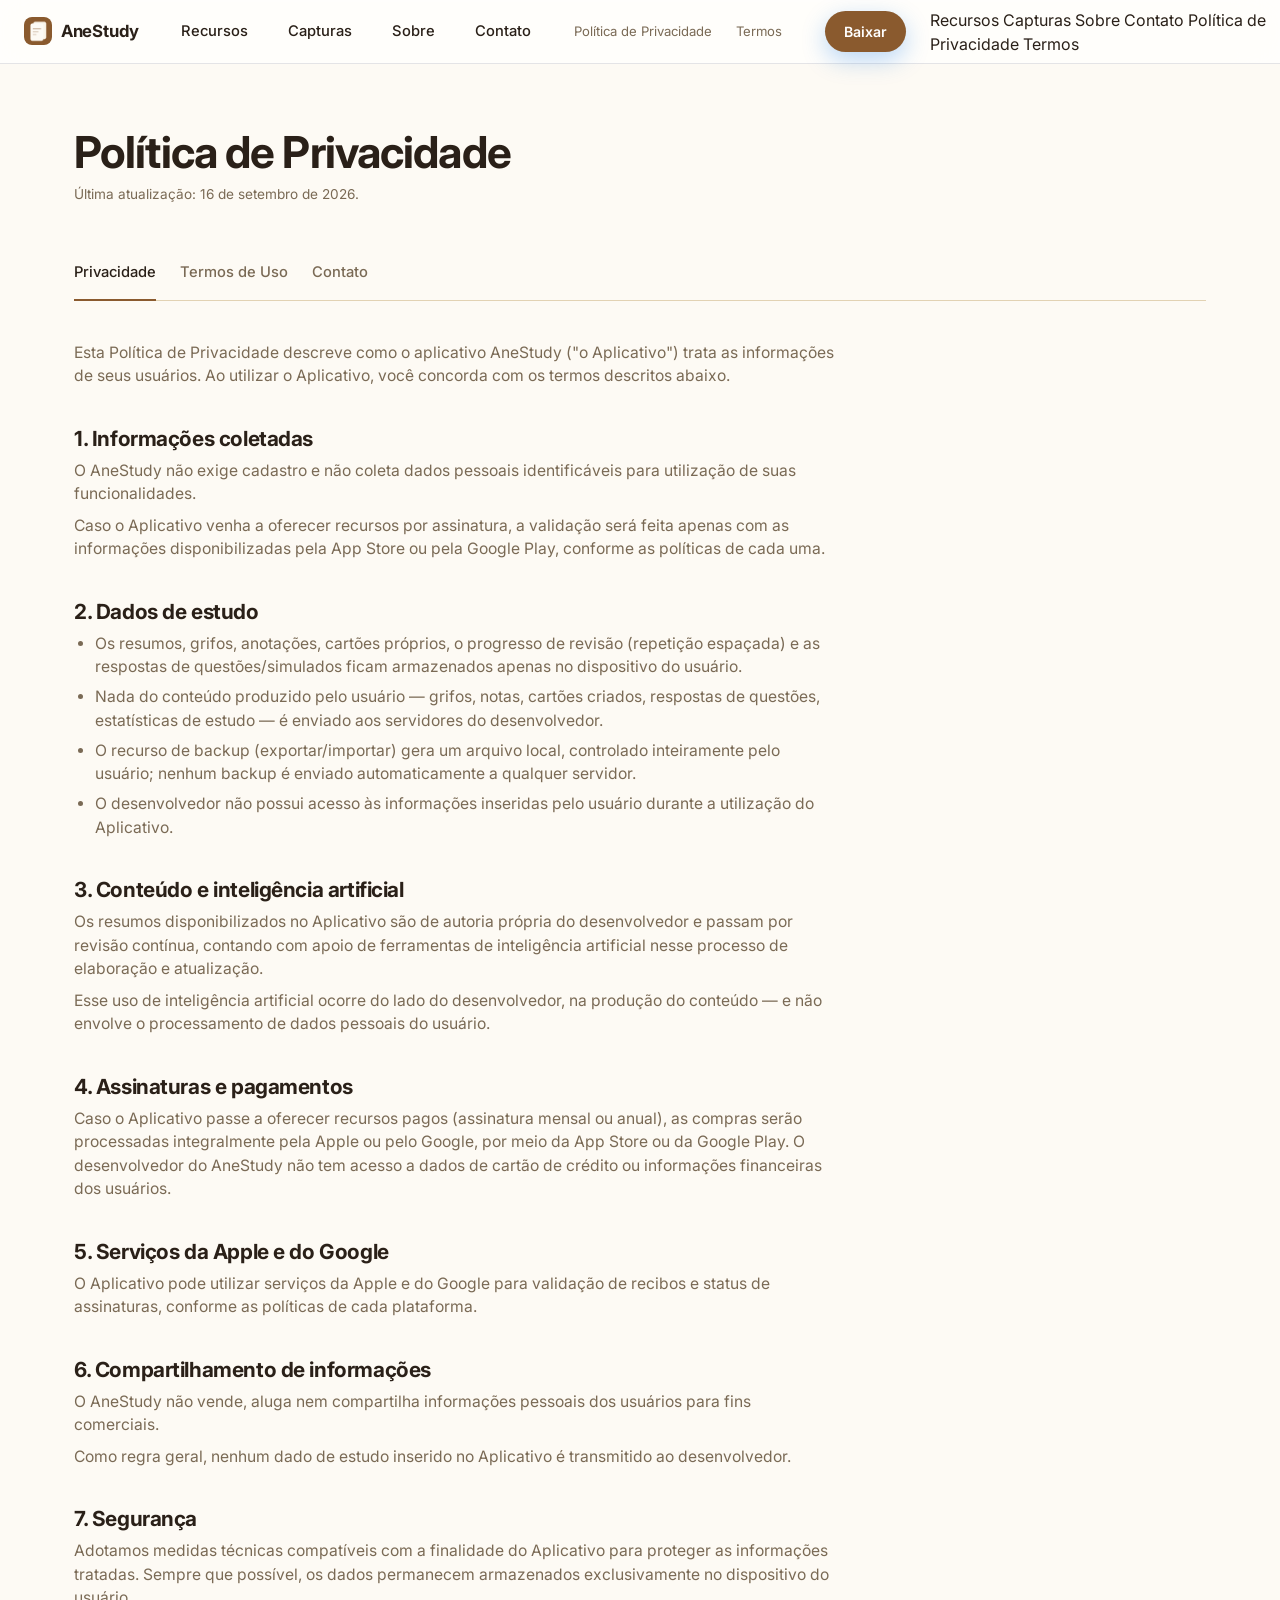
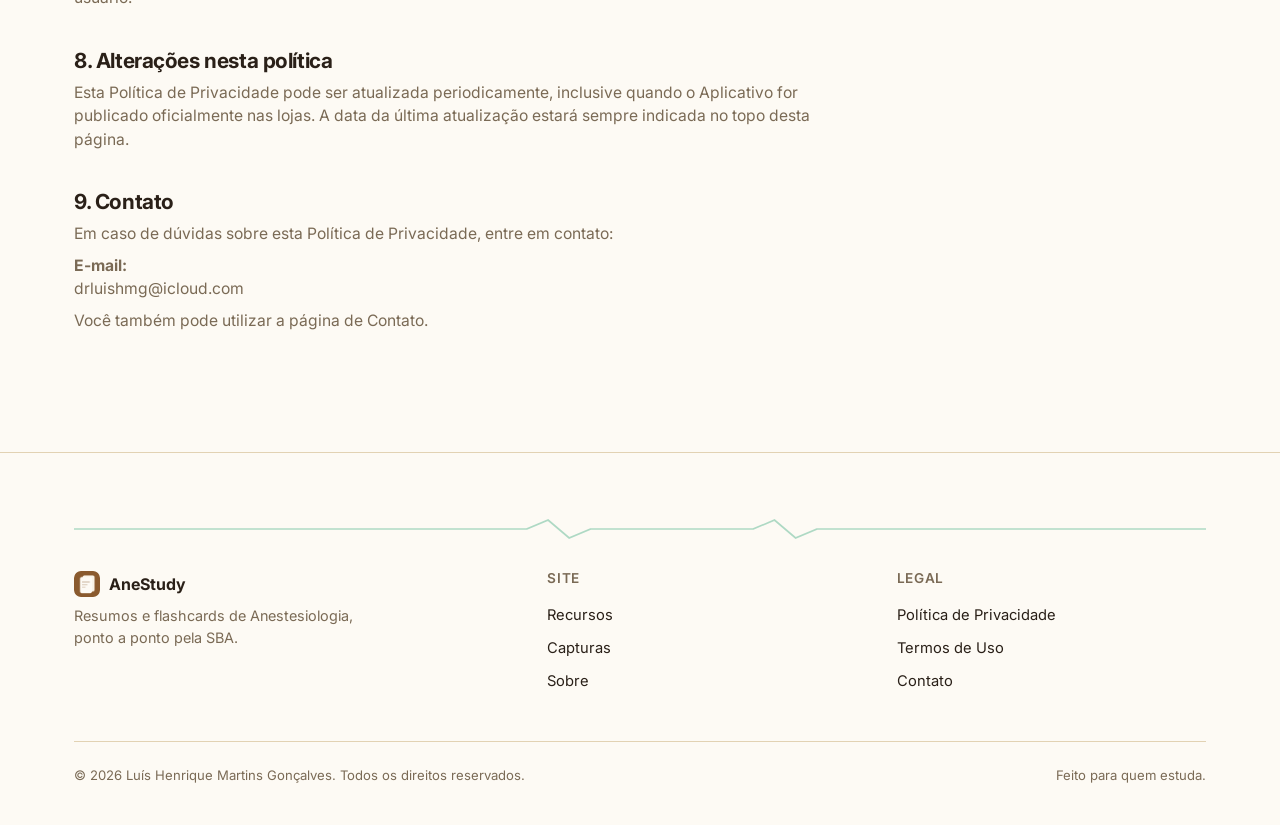
<file: privacy.html>
<!DOCTYPE html>
<html lang="pt-BR">
<head>
<meta charset="UTF-8" />
<meta name="viewport" content="width=device-width, initial-scale=1.0" />
<title>Política de Privacidade — AneStudy</title>
<meta name="description" content="Política de Privacidade do aplicativo AneStudy: como tratamos os dados de estudo e sua privacidade." />
<link rel="canonical" href="https://drluishmg-code.github.io/anestudy/privacy.html" />
<meta name="robots" content="index, follow" />

<link rel="icon" type="image/x-icon" href="assets/favicon.ico" />
<link rel="apple-touch-icon" href="assets/apple-touch-icon.png" />
<link rel="manifest" href="manifest.json" />
<meta name="theme-color" content="#8a5a2e" />

<meta property="og:type" content="website" />
<meta property="og:title" content="Política de Privacidade — AneStudy" />
<meta property="og:description" content="Como o AneStudy trata os dados de estudo e sua privacidade." />
<meta property="og:url" content="https://drluishmg-code.github.io/anestudy/privacy.html" />
<meta property="og:locale" content="pt_BR" />

<link rel="preconnect" href="https://fonts.googleapis.com" />
<link rel="preconnect" href="https://fonts.gstatic.com" crossorigin />
<link href="https://fonts.googleapis.com/css2?family=Inter:wght@400;500;600;700;800&family=JetBrains+Mono:wght@500;700&display=swap" rel="stylesheet" />
<link rel="stylesheet" href="style.css" />
</head>
<body>

<a class="visually-hidden" href="#main">Pular para o conteúdo</a>

<header class="site-header">
  <div class="container nav">
    <a href="index.html" class="nav-brand">
      <img src="assets/logo.png" alt="" width="28" height="28" />
      <span>AneStudy</span>
    </a>

    <nav class="nav-links" aria-label="Navegação principal">
      <a href="index.html#recursos">Recursos</a>
      <a href="index.html#capturas">Capturas</a>
      <a href="index.html#sobre">Sobre</a>
      <a href="contact.html">Contato</a>
    </nav>

    <div class="nav-secondary-links" aria-label="Navegação legal">
      <a href="privacy.html" aria-current="page">Política de Privacidade</a>
      <a href="terms.html">Termos</a>
    </div>

    <div class="nav-cta">
      <a href="index.html#download" class="btn btn-primary" style="padding:0.6rem 1.2rem; font-size:0.88rem;">Baixar</a>
      <button class="nav-toggle" aria-label="Abrir menu" aria-expanded="false" aria-controls="navDrawer">
        <span></span><span></span><span></span>
      </button>
    </div>
  </div>

  <div class="nav-drawer" id="navDrawer">
    <a href="index.html#recursos">Recursos</a>
    <a href="index.html#capturas">Capturas</a>
    <a href="index.html#sobre">Sobre</a>
    <a href="contact.html">Contato</a>
    <a href="privacy.html">Política de Privacidade</a>
    <a href="terms.html">Termos</a>
  </div>
</header>

<main id="main">
  <div class="container page-header">
    <h1>Política de Privacidade</h1>
    <p class="updated-note">Última atualização: 16 de setembro de 2026.</p>
  </div>

  <div class="container">
    <nav class="legal-nav" aria-label="Navegação legal">
      <a href="privacy.html" aria-current="page">Privacidade</a>
      <a href="terms.html">Termos de Uso</a>
      <a href="contact.html">Contato</a>
    </nav>

    <div class="legal-content">
      <p>Esta Política de Privacidade descreve como o aplicativo AneStudy ("o Aplicativo") trata as informações de seus usuários. Ao utilizar o Aplicativo, você concorda com os termos descritos abaixo.</p>

      <h2>1. Informações coletadas</h2>
      <p>O AneStudy não exige cadastro e não coleta dados pessoais identificáveis para utilização de suas funcionalidades.</p>
      <p>Caso o Aplicativo venha a oferecer recursos por assinatura, a validação será feita apenas com as informações disponibilizadas pela App Store ou pela Google Play, conforme as políticas de cada uma.</p>

      <h2>2. Dados de estudo</h2>

      <ul>
        <li>Os resumos, grifos, anotações, cartões próprios, o progresso de revisão (repetição espaçada) e as respostas de questões/simulados ficam armazenados apenas no dispositivo do usuário.</li>
        <li>Nada do conteúdo produzido pelo usuário — grifos, notas, cartões criados, respostas de questões, estatísticas de estudo — é enviado aos servidores do desenvolvedor.</li>
        <li>O recurso de backup (exportar/importar) gera um arquivo local, controlado inteiramente pelo usuário; nenhum backup é enviado automaticamente a qualquer servidor.</li>
        <li>O desenvolvedor não possui acesso às informações inseridas pelo usuário durante a utilização do Aplicativo.</li>
      </ul>

      <h2>3. Conteúdo e inteligência artificial</h2>
      <p>Os resumos disponibilizados no Aplicativo são de autoria própria do desenvolvedor e passam por revisão contínua, contando com apoio de ferramentas de inteligência artificial nesse processo de elaboração e atualização.</p>
      <p>Esse uso de inteligência artificial ocorre do lado do desenvolvedor, na produção do conteúdo — e não envolve o processamento de dados pessoais do usuário.</p>

      <h2>4. Assinaturas e pagamentos</h2>
      <p>Caso o Aplicativo passe a oferecer recursos pagos (assinatura mensal ou anual), as compras serão processadas integralmente pela Apple ou pelo Google, por meio da App Store ou da Google Play. O desenvolvedor do AneStudy não tem acesso a dados de cartão de crédito ou informações financeiras dos usuários.</p>

      <h2>5. Serviços da Apple e do Google</h2>
      <p>O Aplicativo pode utilizar serviços da Apple e do Google para validação de recibos e status de assinaturas, conforme as políticas de cada plataforma.</p>

      <h2>6. Compartilhamento de informações</h2>
      <p>O AneStudy não vende, aluga nem compartilha informações pessoais dos usuários para fins comerciais.</p>
      <p>Como regra geral, nenhum dado de estudo inserido no Aplicativo é transmitido ao desenvolvedor.</p>

      <h2>7. Segurança</h2>
      <p>Adotamos medidas técnicas compatíveis com a finalidade do Aplicativo para proteger as informações tratadas. Sempre que possível, os dados permanecem armazenados exclusivamente no dispositivo do usuário.</p>

      <h2>8. Alterações nesta política</h2>
      <p>Esta Política de Privacidade pode ser atualizada periodicamente, inclusive quando o Aplicativo for publicado oficialmente nas lojas. A data da última atualização estará sempre indicada no topo desta página.</p>

      <h2>9. Contato</h2>

      <p>Em caso de dúvidas sobre esta Política de Privacidade, entre em contato:</p>

      <p><strong>E-mail:</strong><br>
      <a href="mailto:drluishmg@icloud.com">drluishmg@icloud.com</a></p>

      <p>Você também pode utilizar a <a href="contact.html">página de Contato</a>.</p>

    </div>
  </div>
</main>

<footer class="site-footer">
  <div class="container">
    <svg class="ecg-divider" viewBox="0 0 800 24" preserveAspectRatio="none" aria-hidden="true">
      <path d="M0 12 H320 L335 3 L350 21 L365 12 H480 L495 3 L510 21 L525 12 H800"/>
    </svg>

    <div class="footer-top">
      <div>
        <div class="footer-brand">
          <img src="assets/logo.png" alt="" width="26" height="26" />
          <span>AneStudy</span>
        </div>
        <p class="footer-tagline">Resumos e flashcards de Anestesiologia, ponto a ponto pela SBA.</p>
      </div>

      <div class="footer-col">
        <h4>Site</h4>
        <ul>
          <li><a href="index.html#recursos">Recursos</a></li>
          <li><a href="index.html#capturas">Capturas</a></li>
          <li><a href="index.html#sobre">Sobre</a></li>
        </ul>
      </div>

      <div class="footer-col">
        <h4>Legal</h4>
        <ul>
          <li><a href="privacy.html">Política de Privacidade</a></li>
          <li><a href="terms.html">Termos de Uso</a></li>
          <li><a href="contact.html">Contato</a></li>
        </ul>
      </div>
    </div>

    <div class="footer-bottom">
      <span>© <span data-year>2026</span> Luís Henrique Martins Gonçalves. Todos os direitos reservados.</span>
      <span>Feito para quem estuda.</span>
    </div>
  </div>
</footer>

<button class="back-to-top" aria-label="Voltar ao topo">
  <svg viewBox="0 0 24 24" fill="none" stroke="currentColor" stroke-width="2" stroke-linecap="round" stroke-linejoin="round"><path d="M12 19V5"/><path d="M5 12l7-7 7 7"/></svg>
</button>

<script src="script.js"></script>
</body>
</html>
</file>
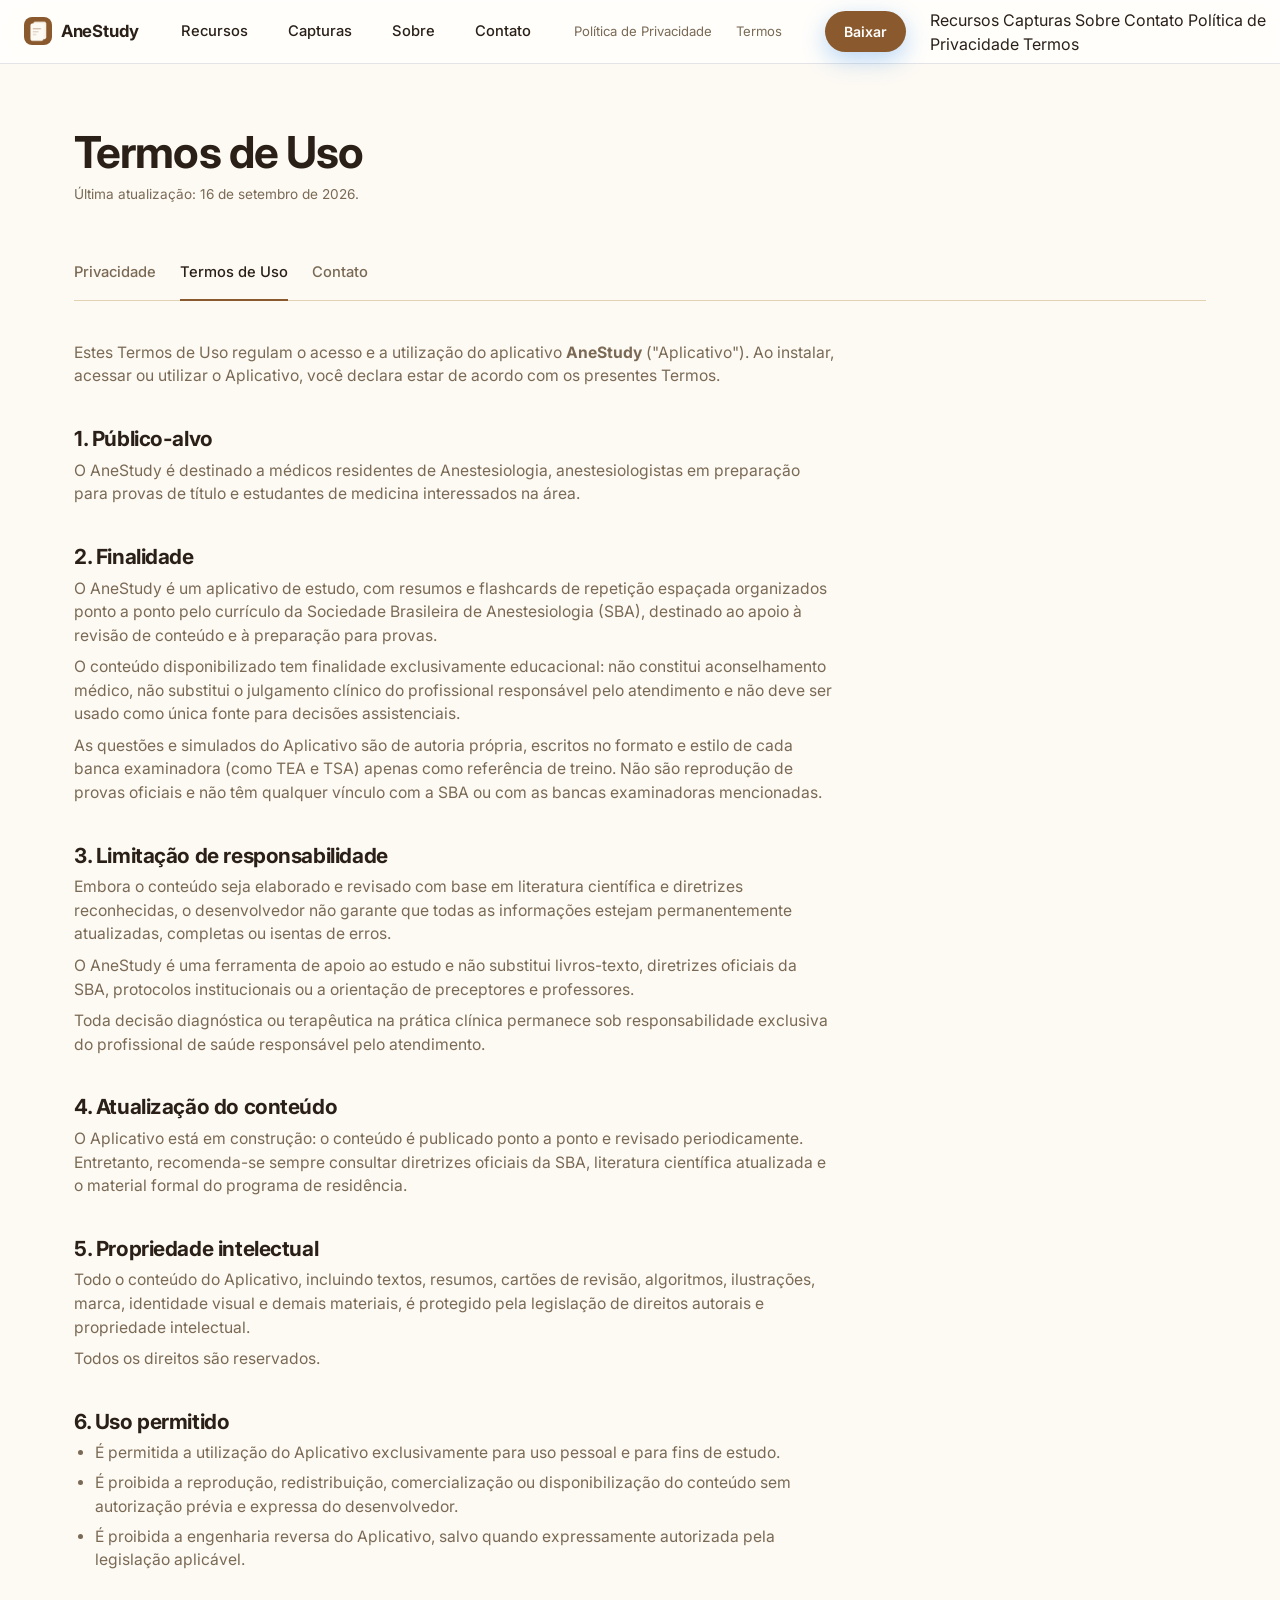
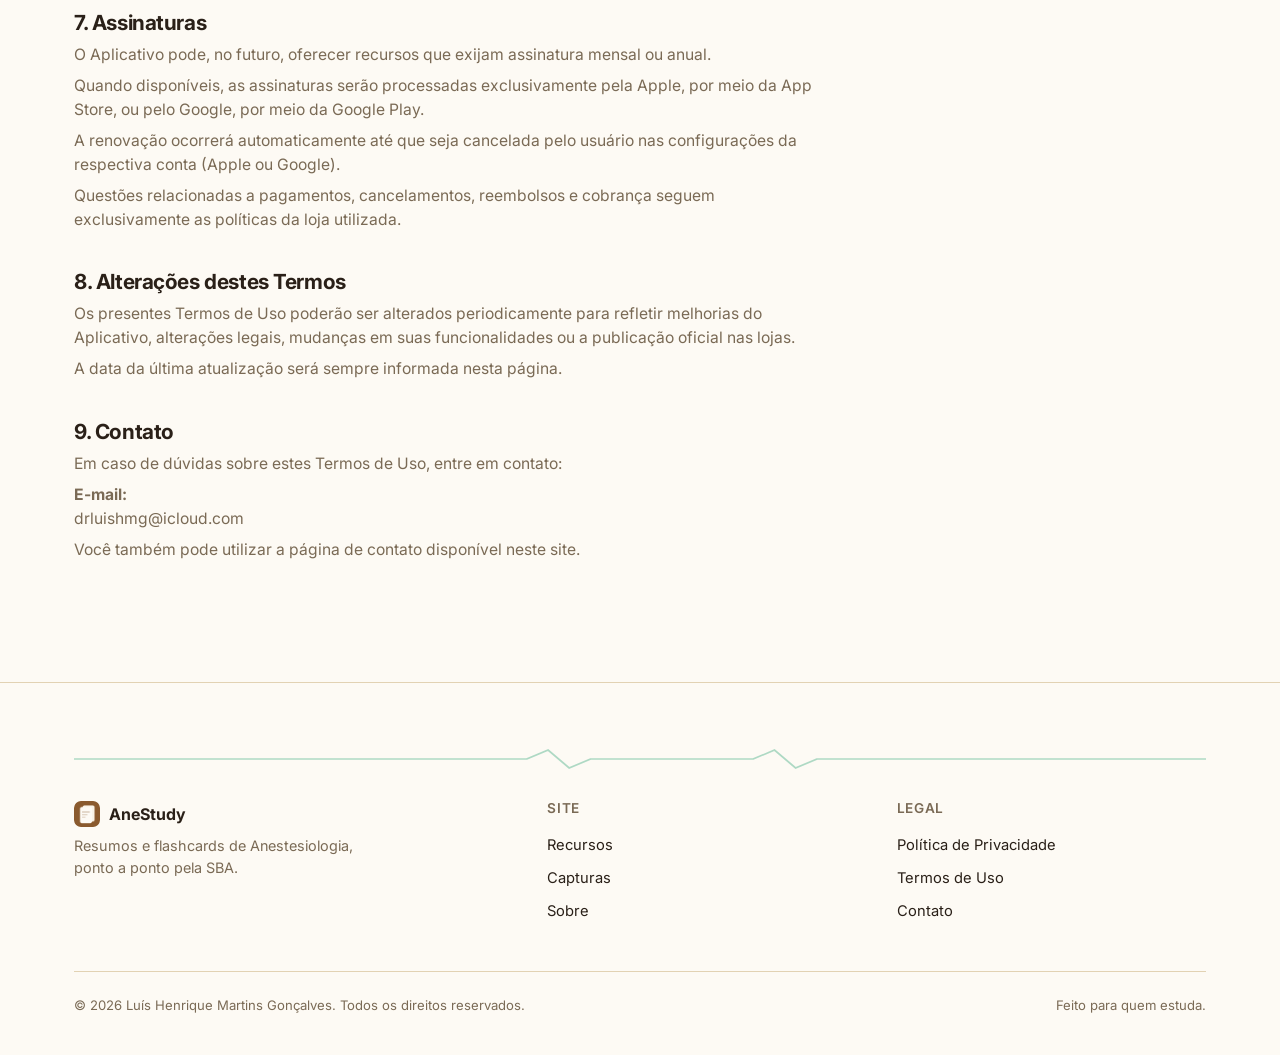
<file: terms.html>
<!DOCTYPE html>
<html lang="pt-BR">
<head>
<meta charset="UTF-8" />
<meta name="viewport" content="width=device-width, initial-scale=1.0" />
<title>Termos de Uso — AneStudy</title>
<meta name="description" content="Termos de Uso do aplicativo AneStudy: finalidade de estudo, responsabilidades e direitos autorais." />
<link rel="canonical" href="https://drluishmg-code.github.io/anestudy/terms.html" />
<meta name="robots" content="index, follow" />

<link rel="icon" type="image/x-icon" href="assets/favicon.ico" />
<link rel="apple-touch-icon" href="assets/apple-touch-icon.png" />
<link rel="manifest" href="manifest.json" />
<meta name="theme-color" content="#8a5a2e" />

<meta property="og:type" content="website" />
<meta property="og:title" content="Termos de Uso — AneStudy" />
<meta property="og:description" content="Condições de uso do aplicativo AneStudy." />
<meta property="og:url" content="https://drluishmg-code.github.io/anestudy/terms.html" />
<meta property="og:locale" content="pt_BR" />

<link rel="preconnect" href="https://fonts.googleapis.com" />
<link rel="preconnect" href="https://fonts.gstatic.com" crossorigin />
<link href="https://fonts.googleapis.com/css2?family=Inter:wght@400;500;600;700;800&family=JetBrains+Mono:wght@500;700&display=swap" rel="stylesheet" />
<link rel="stylesheet" href="style.css" />
</head>
<body>

<a class="visually-hidden" href="#main">Pular para o conteúdo</a>

<header class="site-header">
  <div class="container nav">
    <a href="index.html" class="nav-brand">
      <img src="assets/logo.png" alt="" width="28" height="28" />
      <span>AneStudy</span>
    </a>

    <nav class="nav-links" aria-label="Navegação principal">
      <a href="index.html#recursos">Recursos</a>
      <a href="index.html#capturas">Capturas</a>
      <a href="index.html#sobre">Sobre</a>
      <a href="contact.html">Contato</a>
    </nav>

    <div class="nav-secondary-links" aria-label="Navegação legal">
      <a href="privacy.html">Política de Privacidade</a>
      <a href="terms.html" aria-current="page">Termos</a>
    </div>

    <div class="nav-cta">
      <a href="index.html#download" class="btn btn-primary" style="padding:0.6rem 1.2rem; font-size:0.88rem;">Baixar</a>
      <button class="nav-toggle" aria-label="Abrir menu" aria-expanded="false" aria-controls="navDrawer">
        <span></span><span></span><span></span>
      </button>
    </div>
  </div>

  <div class="nav-drawer" id="navDrawer">
    <a href="index.html#recursos">Recursos</a>
    <a href="index.html#capturas">Capturas</a>
    <a href="index.html#sobre">Sobre</a>
    <a href="contact.html">Contato</a>
    <a href="privacy.html">Política de Privacidade</a>
    <a href="terms.html">Termos</a>
  </div>
</header>

<main id="main">
  <div class="container page-header">
    <h1>Termos de Uso</h1>
    <p class="updated-note">Última atualização: 16 de setembro de 2026.</p>
  </div>

  <div class="container">
    <nav class="legal-nav" aria-label="Navegação legal">
      <a href="privacy.html">Privacidade</a>
      <a href="terms.html" aria-current="page">Termos de Uso</a>
      <a href="contact.html">Contato</a>
    </nav>

    <div class="legal-content">

<p>Estes Termos de Uso regulam o acesso e a utilização do aplicativo <strong>AneStudy</strong> ("Aplicativo"). Ao instalar, acessar ou utilizar o Aplicativo, você declara estar de acordo com os presentes Termos.</p>

<h2>1. Público-alvo</h2>

<p>O AneStudy é destinado a médicos residentes de Anestesiologia, anestesiologistas em preparação para provas de título e estudantes de medicina interessados na área.</p>

<h2>2. Finalidade</h2>

<p>O AneStudy é um aplicativo de estudo, com resumos e flashcards de repetição espaçada organizados ponto a ponto pelo currículo da Sociedade Brasileira de Anestesiologia (SBA), destinado ao apoio à revisão de conteúdo e à preparação para provas.</p>

<p>O conteúdo disponibilizado tem finalidade exclusivamente educacional: não constitui aconselhamento médico, não substitui o julgamento clínico do profissional responsável pelo atendimento e não deve ser usado como única fonte para decisões assistenciais.</p>

<p>As questões e simulados do Aplicativo são de autoria própria, escritos no formato e estilo de cada banca examinadora (como TEA e TSA) apenas como referência de treino. Não são reprodução de provas oficiais e não têm qualquer vínculo com a SBA ou com as bancas examinadoras mencionadas.</p>

<h2>3. Limitação de responsabilidade</h2>

<p>Embora o conteúdo seja elaborado e revisado com base em literatura científica e diretrizes reconhecidas, o desenvolvedor não garante que todas as informações estejam permanentemente atualizadas, completas ou isentas de erros.</p>

<p>O AneStudy é uma ferramenta de apoio ao estudo e não substitui livros-texto, diretrizes oficiais da SBA, protocolos institucionais ou a orientação de preceptores e professores.</p>

<p>Toda decisão diagnóstica ou terapêutica na prática clínica permanece sob responsabilidade exclusiva do profissional de saúde responsável pelo atendimento.</p>

<h2>4. Atualização do conteúdo</h2>

<p>O Aplicativo está em construção: o conteúdo é publicado ponto a ponto e revisado periodicamente. Entretanto, recomenda-se sempre consultar diretrizes oficiais da SBA, literatura científica atualizada e o material formal do programa de residência.</p>

<h2>5. Propriedade intelectual</h2>

<p>Todo o conteúdo do Aplicativo, incluindo textos, resumos, cartões de revisão, algoritmos, ilustrações, marca, identidade visual e demais materiais, é protegido pela legislação de direitos autorais e propriedade intelectual.</p>

<p>Todos os direitos são reservados.</p>

<h2>6. Uso permitido</h2>

<ul>
<li>É permitida a utilização do Aplicativo exclusivamente para uso pessoal e para fins de estudo.</li>
<li>É proibida a reprodução, redistribuição, comercialização ou disponibilização do conteúdo sem autorização prévia e expressa do desenvolvedor.</li>
<li>É proibida a engenharia reversa do Aplicativo, salvo quando expressamente autorizada pela legislação aplicável.</li>
</ul>

<h2>7. Assinaturas</h2>

<p>O Aplicativo pode, no futuro, oferecer recursos que exijam assinatura mensal ou anual.</p>

<p>Quando disponíveis, as assinaturas serão processadas exclusivamente pela Apple, por meio da App Store, ou pelo Google, por meio da Google Play.</p>

<p>A renovação ocorrerá automaticamente até que seja cancelada pelo usuário nas configurações da respectiva conta (Apple ou Google).</p>

<p>Questões relacionadas a pagamentos, cancelamentos, reembolsos e cobrança seguem exclusivamente as políticas da loja utilizada.</p>

<h2>8. Alterações destes Termos</h2>

<p>Os presentes Termos de Uso poderão ser alterados periodicamente para refletir melhorias do Aplicativo, alterações legais, mudanças em suas funcionalidades ou a publicação oficial nas lojas.</p>

<p>A data da última atualização será sempre informada nesta página.</p>

<h2>9. Contato</h2>

<p>Em caso de dúvidas sobre estes Termos de Uso, entre em contato:</p>

<p><strong>E-mail:</strong><br>
<a href="mailto:drluishmg@icloud.com">drluishmg@icloud.com</a></p>

<p>Você também pode utilizar a página de contato disponível neste site.</p>

</div>
  </div>
</main>

<footer class="site-footer">
  <div class="container">
    <svg class="ecg-divider" viewBox="0 0 800 24" preserveAspectRatio="none" aria-hidden="true">
      <path d="M0 12 H320 L335 3 L350 21 L365 12 H480 L495 3 L510 21 L525 12 H800"/>
    </svg>

    <div class="footer-top">
      <div>
        <div class="footer-brand">
          <img src="assets/logo.png" alt="" width="26" height="26" />
          <span>AneStudy</span>
        </div>
        <p class="footer-tagline">Resumos e flashcards de Anestesiologia, ponto a ponto pela SBA.</p>
      </div>

      <div class="footer-col">
        <h4>Site</h4>
        <ul>
          <li><a href="index.html#recursos">Recursos</a></li>
          <li><a href="index.html#capturas">Capturas</a></li>
          <li><a href="index.html#sobre">Sobre</a></li>
        </ul>
      </div>

      <div class="footer-col">
        <h4>Legal</h4>
        <ul>
          <li><a href="privacy.html">Política de Privacidade</a></li>
          <li><a href="terms.html">Termos de Uso</a></li>
          <li><a href="contact.html">Contato</a></li>
        </ul>
      </div>
    </div>

    <div class="footer-bottom">
      <span>© <span data-year>2026</span> Luís Henrique Martins Gonçalves. Todos os direitos reservados.</span>
      <span>Feito para quem estuda.</span>
    </div>
  </div>
</footer>

<button class="back-to-top" aria-label="Voltar ao topo">
  <svg viewBox="0 0 24 24" fill="none" stroke="currentColor" stroke-width="2" stroke-linecap="round" stroke-linejoin="round"><path d="M12 19V5"/><path d="M5 12l7-7 7 7"/></svg>
</button>

<script src="script.js"></script>
</body>
</html>
</file>
<file: style.css>
/* ==========================================================================
   AneStudy — Website institucional
   style.css
   Sistema de design: tokens de cor/tipografia + componentes + responsivo
   Baseado na estrutura do site do AnestICU, com paleta própria (sépia/âmbar)
   igual ao tema de leitura do app.
   ========================================================================== */

/* ---------- 1. Design tokens ---------- */
:root {
  /* Cores — extraídas do próprio app (tema sépia de leitura) */
  --color-blue: #8a5a2e;       /* marrom âmbar — cor primária (era azul no AnestICU) */
  --color-blue-dark: #6b4322;
  --color-green: #1f9d6c;
  --color-red: #e2672c;
  --color-red-dark: #c14f1c;

  --color-bg: #fdfaf4;
  --color-bg-alt: #f6ecdc;
  --color-bg-alt-2: #f0e2c9;
  --color-border: #e2d2b3;

  --color-text: #2a2018;
  --color-text-secondary: #7a6a55;
  --color-text-on-dark: #f6ecdc;

  /* Tipografia */
  --font-display: "Inter", -apple-system, BlinkMacSystemFont, "Segoe UI", sans-serif;
  --font-body: "Inter", -apple-system, BlinkMacSystemFont, "Segoe UI", sans-serif;
  --font-mono: "JetBrains Mono", "SFMono-Regular", Menlo, monospace;

  /* Espaçamento */
  --space-xs: 0.5rem;
  --space-sm: 1rem;
  --space-md: 1.5rem;
  --space-lg: 2.5rem;
  --space-xl: 4rem;
  --space-2xl: 7rem;

  /* Raios e sombras */
  --radius-sm: 12px;
  --radius-md: 20px;
  --radius-lg: 32px;
  --shadow-sm: 0 2px 10px rgba(0, 0, 0, 0.06);
  --shadow-md: 0 12px 40px rgba(0, 0, 0, 0.08);
  --shadow-lg: 0 24px 70px rgba(0, 0, 0, 0.12);

  /* Transições */
  --ease: cubic-bezier(0.22, 1, 0.36, 1);
  --dur-fast: 0.2s;
  --dur-med: 0.5s;
  --dur-slow: 0.9s;

  --header-h: 64px;
  --max-w: 1180px;
}

/* ---------- 2. Reset ---------- */
*,
*::before,
*::after {
  box-sizing: border-box;
  margin: 0;
  padding: 0;
}

html {
  scroll-behavior: smooth;
  -webkit-text-size-adjust: 100%;
}

@media (prefers-reduced-motion: reduce) {
  html {
    scroll-behavior: auto;
  }
  *,
  *::before,
  *::after {
    animation-duration: 0.001ms !important;
    animation-iteration-count: 1 !important;
    transition-duration: 0.001ms !important;
    scroll-behavior: auto !important;
  }
}

body {
  font-family: var(--font-body);
  color: var(--color-text);
  background: var(--color-bg);
  line-height: 1.5;
  -webkit-font-smoothing: antialiased;
  overflow-x: hidden;
}

img {
  max-width: 100%;
  display: block;
}

a {
  color: inherit;
  text-decoration: none;
}

ul {
  list-style: none;
}

button {
  font: inherit;
  cursor: pointer;
  border: none;
  background: none;
  color: inherit;
}

/* Foco visível para acessibilidade */
a:focus-visible,
button:focus-visible,
input:focus-visible,
textarea:focus-visible {
  outline: 2px solid var(--color-blue);
  outline-offset: 3px;
  border-radius: 4px;
}

.visually-hidden {
  position: absolute;
  left: -9999px;
  top: auto;
  z-index: 1000;
  background: var(--color-blue);
  color: #fff;
  padding: 0.6rem 1rem;
  border-radius: var(--radius-sm);
}

.visually-hidden:focus {
  left: var(--space-md);
  top: var(--space-xs);
}

.container {
  max-width: var(--max-w);
  margin-inline: auto;
  padding-inline: var(--space-md);
}

.section {
  padding-block: var(--space-2xl);
}

.section-alt {
  background: var(--color-bg-alt);
}

.eyebrow {
  display: inline-block;
  font-size: 0.8rem;
  font-weight: 600;
  letter-spacing: 0.06em;
  text-transform: uppercase;
  color: var(--color-blue);
  margin-bottom: var(--space-sm);
}

.section-head {
  max-width: 640px;
  margin-bottom: var(--space-xl);
}

.section-head.center {
  margin-inline: auto;
  text-align: center;
}

h1,
h2,
h3,
h4 {
  font-family: var(--font-display);
  font-weight: 700;
  letter-spacing: -0.02em;
  line-height: 1.1;
}

h2 {
  font-size: clamp(1.9rem, 3.4vw, 2.75rem);
}

h3 {
  font-size: 1.2rem;
}

p {
  color: var(--color-text-secondary);
}

.lede {
  font-size: clamp(1.05rem, 1.5vw, 1.25rem);
}

/* ---------- 3. Botões ---------- */
.btn {
  display: inline-flex;
  align-items: center;
  justify-content: center;
  gap: 0.5rem;
  padding: 0.9rem 1.7rem;
  border-radius: 999px;
  font-weight: 600;
  font-size: 0.98rem;
  transition: transform var(--dur-fast) var(--ease), box-shadow var(--dur-fast) var(--ease), background var(--dur-fast) var(--ease);
  white-space: nowrap;
}

.btn:hover {
  transform: translateY(-2px);
}

.btn:active {
  transform: translateY(0);
}

.btn-primary {
  background: var(--color-blue);
  color: #fff;
  box-shadow: 0 8px 24px rgba(0, 113, 227, 0.28);
}

.btn-primary:hover {
  background: var(--color-blue-dark);
  box-shadow: 0 12px 30px rgba(0, 113, 227, 0.36);
}

.btn-secondary {
  background: var(--color-bg-alt-2);
  color: var(--color-text);
  border: 1px solid var(--color-border);
}

.btn-secondary:hover {
  background: #e4e7ea;
}

.btn-secondary[aria-disabled="true"] {
  opacity: 0.55;
  pointer-events: none;
}

.btn-ghost {
  color: var(--color-blue);
  font-weight: 600;
}

.btn-lg {
  padding: 1.05rem 2rem;
  font-size: 1.05rem;
}

/* ---------- 4. Header ---------- */
.site-header {
  position: fixed;
  inset-block-start: 0;
  inset-inline: 0;
  height: var(--header-h);
  z-index: 100;
  display: flex;
  align-items: center;
  background: rgba(255, 255, 255, 0.72);
  backdrop-filter: saturate(180%) blur(20px);
  -webkit-backdrop-filter: saturate(180%) blur(20px);
  border-bottom: 1px solid rgba(210, 210, 215, 0.6);
  transition: box-shadow var(--dur-fast) var(--ease);
}

.site-header.is-scrolled {
  box-shadow: var(--shadow-sm);
}

.nav {
  width: 100%;
  display: flex;
  align-items: center;
  justify-content: space-between;
}

.nav-brand {
  display: flex;
  align-items: center;
  gap: 0.55rem;
  font-weight: 700;
  font-size: 1.05rem;
  letter-spacing: -0.01em;
}

.nav-brand img {
  width: 28px;
  height: 28px;
  border-radius: 8px;
}

.nav-links {
  display: flex;
  align-items: center;
  gap: var(--space-lg);
}

.nav-links a {
  font-size: 0.92rem;
  font-weight: 500;
  color: var(--color-text);
  position: relative;
  padding-block: 4px;
}

.nav-links a::after {
  content: "";
  position: absolute;
  left: 0;
  right: 100%;
  bottom: 0;
  height: 2px;
  background: var(--color-blue);
  transition: right var(--dur-fast) var(--ease);
  border-radius: 2px;
}

.nav-links a:hover::after,
.nav-links a[aria-current="page"]::after {
  right: 0;
}

.nav-secondary-links {
  display: flex;
  gap: var(--space-md);
}

.nav-secondary-links a {
  font-size: 0.82rem;
  color: var(--color-text-secondary);
}

.nav-toggle {
  display: none;
  flex-direction: column;
  gap: 5px;
  padding: 8px;
}

.nav-toggle span {
  width: 22px;
  height: 2px;
  background: var(--color-text);
  border-radius: 2px;
  transition: transform var(--dur-fast) var(--ease), opacity var(--dur-fast) var(--ease);
}

.nav-cta {
  display: flex;
  align-items: center;
  gap: var(--space-sm);
}

/* ---------- 5. Hero ---------- */
.hero {
  position: relative;
  padding-block-start: calc(var(--header-h) + var(--space-xl));
  padding-block-end: var(--space-2xl);
  overflow: hidden;
}

.hero .container {
  display: grid;
  grid-template-columns: 1.05fr 0.95fr;
  gap: var(--space-xl);
  align-items: center;
}

.hero-copy .eyebrow {
  display: flex;
  align-items: center;
  gap: 0.4rem;
}

.hero-copy h1 {
  font-size: clamp(2.6rem, 6vw, 4.2rem);
  margin-bottom: var(--space-sm);
}

.hero-copy .lede-title {
  font-size: clamp(1.15rem, 2vw, 1.4rem);
  color: var(--color-text);
  font-weight: 600;
  margin-bottom: var(--space-sm);
}

.hero-copy p.lede {
  margin-bottom: var(--space-lg);
  max-width: 46ch;
}

.hero-actions {
  display: flex;
  flex-wrap: wrap;
  gap: var(--space-sm);
  margin-bottom: var(--space-lg);
}

.hero-meta {
  display: flex;
  gap: var(--space-lg);
  flex-wrap: wrap;
}

.hero-meta div {
  display: flex;
  flex-direction: column;
}

.hero-meta strong {
  font-family: var(--font-mono);
  font-size: 1.3rem;
  color: var(--color-text);
}

.hero-meta span {
  font-size: 0.8rem;
  color: var(--color-text-secondary);
}

/* Traçado de ECG — elemento assinatura do site */
.hero-ecg {
  position: absolute;
  inset-inline-start: 0;
  inset-block-end: 6%;
  width: 55%;
  height: 90px;
  opacity: 0.5;
  pointer-events: none;
  z-index: 0;
}

.hero-ecg path {
  fill: none;
  stroke: var(--color-blue);
  stroke-width: 2;
  stroke-linecap: round;
  stroke-linejoin: round;
  stroke-dasharray: 1400;
  stroke-dashoffset: 1400;
  animation: draw-ecg 3.2s var(--ease) 0.3s forwards, pulse-ecg 2.6s ease-in-out 3.6s infinite;
}

@keyframes draw-ecg {
  to {
    stroke-dashoffset: 0;
  }
}

@keyframes pulse-ecg {
  0%,
  100% {
    opacity: 0.35;
  }
  50% {
    opacity: 0.6;
  }
}

/* Mockup do telefone (placeholder para screenshot real) */
.phone-mock {
  position: relative;
  width: min(300px, 78vw);
  margin-inline: auto;
  aspect-ratio: 9 / 19.5;
  border-radius: 46px;
  background: #0b0c0e;
  padding: 12px;
  box-shadow: var(--shadow-lg);
  isolation: isolate;
}

.phone-mock::before {
  content: "";
  position: absolute;
  top: 12px;
  left: 50%;
  translate: -50% 0;
  width: 34%;
  height: 22px;
  background: #0b0c0e;
  border-radius: 20px;
  z-index: 2;
}

.phone-screen {
  width: 100%;
  height: 100%;
  border-radius: 34px;
  overflow: hidden;
  background: linear-gradient(160deg, #f3e6cf 0%, #f6ecdc 55%, #eadfc4 100%);
  position: relative;
}

.phone-screen img {
  width: 100%;
  height: 100%;
  object-fit: cover;
}

.phone-screen .mock-ui {
  padding: 40px 16px 16px;
  display: flex;
  flex-direction: column;
  gap: 10px;
  height: 100%;
}

.mock-ui .mock-topbar {
  font-family: var(--font-mono);
  font-size: 0.62rem;
  color: var(--color-text-secondary);
  display: flex;
  justify-content: space-between;
  margin-bottom: 6px;
}

.mock-card {
  background: #fff;
  border-radius: 14px;
  padding: 12px;
  box-shadow: var(--shadow-sm);
  display: flex;
  flex-direction: column;
  gap: 6px;
}

.mock-card .mock-title {
  font-size: 0.72rem;
  font-weight: 700;
  color: var(--color-text);
}

.mock-card .mock-line {
  height: 6px;
  border-radius: 3px;
  background: var(--color-bg-alt-2);
}

.mock-card .mock-line.short {
  width: 55%;
}

.mock-badge {
  display: inline-flex;
  align-self: flex-start;
  font-family: var(--font-mono);
  font-size: 0.6rem;
  font-weight: 700;
  padding: 3px 8px;
  border-radius: 8px;
}

.mock-badge.blue {
  background: rgba(0, 113, 227, 0.12);
  color: var(--color-blue);
}

.mock-badge.green {
  background: rgba(18, 183, 106, 0.14);
  color: var(--color-green);
}

.mock-badge.red {
  background: rgba(255, 59, 48, 0.12);
  color: var(--color-red-dark);
}

.hero-figure {
  position: relative;
  z-index: 1;
}

.floating-chip {
  position: absolute;
  background: #fff;
  border-radius: var(--radius-sm);
  box-shadow: var(--shadow-md);
  padding: 0.65rem 0.9rem;
  font-family: var(--font-mono);
  font-size: 0.72rem;
  display: flex;
  align-items: center;
  gap: 0.5rem;
  animation: float 5s ease-in-out infinite;
}

.floating-chip.chip-1 {
  top: 8%;
  right: -6%;
  animation-delay: 0.2s;
}

.floating-chip.chip-2 {
  bottom: 14%;
  left: -10%;
  animation-delay: 1.2s;
}

.floating-chip .dot {
  width: 8px;
  height: 8px;
  border-radius: 50%;
}

.dot.green {
  background: var(--color-green);
}
.dot.blue {
  background: var(--color-blue);
}

@keyframes float {
  0%,
  100% {
    transform: translateY(0);
  }
  50% {
    transform: translateY(-10px);
  }
}

/* ---------- 6. Marquee de destaque ---------- */
.trust-bar {
  border-block: 1px solid var(--color-border);
  padding-block: var(--space-md);
}

.trust-bar ul {
  display: flex;
  justify-content: center;
  flex-wrap: wrap;
  gap: var(--space-lg);
  font-size: 0.85rem;
  color: var(--color-text-secondary);
  font-weight: 500;
}

.trust-bar li {
  display: flex;
  align-items: center;
  gap: 0.45rem;
}

.trust-bar svg {
  width: 16px;
  height: 16px;
  flex-shrink: 0;
}

/* ---------- 7. Recursos (features) ---------- */
.features-grid {
  display: grid;
  grid-template-columns: repeat(4, 1fr);
  gap: var(--space-sm);
}

.feature-card {
  background: var(--color-bg);
  border: 1px solid var(--color-border);
  border-radius: var(--radius-md);
  padding: var(--space-md);
  transition: transform var(--dur-fast) var(--ease), box-shadow var(--dur-fast) var(--ease), border-color var(--dur-fast) var(--ease);
}

.feature-card:hover {
  transform: translateY(-4px);
  box-shadow: var(--shadow-md);
  border-color: transparent;
}

.feature-icon {
  width: 44px;
  height: 44px;
  border-radius: 12px;
  display: flex;
  align-items: center;
  justify-content: center;
  margin-bottom: var(--space-sm);
}

.feature-icon svg {
  width: 22px;
  height: 22px;
  stroke: #fff;
}

.feature-icon.blue {
  background: var(--color-blue);
}
.feature-icon.green {
  background: var(--color-green);
}
.feature-icon.red {
  background: var(--color-red);
}

.feature-card h3 {
  margin-bottom: 0.35rem;
}

.feature-card p {
  font-size: 0.9rem;
}

/* ---------- 8. Capturas / carrossel ---------- */
.carousel {
  position: relative;
}

.carousel-track-wrap {
  overflow: hidden;
  border-radius: var(--radius-lg);
}

.carousel-track {
  display: flex;
  transition: transform var(--dur-med) var(--ease);
}

.carousel-slide {
  flex: 0 0 100%;
  display: flex;
  justify-content: center;
  padding: var(--space-lg) var(--space-md);
  background: var(--color-bg-alt);
}

.carousel-slide .phone-mock {
  width: min(240px, 60vw);
}

.carousel-caption {
  text-align: center;
  margin-top: var(--space-sm);
  font-size: 0.85rem;
  color: var(--color-text-secondary);
}

.carousel-controls {
  display: flex;
  align-items: center;
  justify-content: center;
  gap: var(--space-md);
  margin-top: var(--space-md);
}

.carousel-btn {
  width: 42px;
  height: 42px;
  border-radius: 50%;
  border: 1px solid var(--color-border);
  display: flex;
  align-items: center;
  justify-content: center;
  transition: background var(--dur-fast) var(--ease), transform var(--dur-fast) var(--ease);
}

.carousel-btn:hover {
  background: var(--color-bg-alt-2);
  transform: scale(1.05);
}

.carousel-btn svg {
  width: 18px;
  height: 18px;
}

.carousel-dots {
  display: flex;
  gap: 8px;
}

.carousel-dots button {
  width: 8px;
  height: 8px;
  border-radius: 50%;
  background: var(--color-border);
  transition: background var(--dur-fast) var(--ease), width var(--dur-fast) var(--ease);
}

.carousel-dots button[aria-current="true"] {
  background: var(--color-blue);
  width: 22px;
  border-radius: 4px;
}

/* Múltiplos telefones lado a lado em telas largas */
@media (min-width: 900px) {
  .carousel-track-wrap {
    display: none;
  }
  .screens-row {
    display: grid;
    grid-template-columns: repeat(4, 1fr);
    gap: var(--space-md);
  }
  .screens-row .phone-mock {
    width: 100%;
  }
  .screens-row-item p {
    text-align: center;
    margin-top: var(--space-xs);
    font-size: 0.85rem;
  }
}

@media (max-width: 899px) {
  .screens-row {
    display: none;
  }
}

/* ---------- 9. Sobre ---------- */
.about-grid {
  display: grid;
  grid-template-columns: 0.9fr 1.1fr;
  gap: var(--space-xl);
  align-items: center;
}

.about-visual {
  background: var(--color-bg-alt);
  border-radius: var(--radius-lg);
  padding: var(--space-lg);
  display: flex;
  flex-direction: column;
  gap: var(--space-sm);
}

.stat-row {
  display: flex;
  justify-content: space-between;
  padding-block: var(--space-sm);
  border-bottom: 1px solid var(--color-border);
}

.stat-row:last-child {
  border-bottom: none;
}

.stat-row strong {
  font-family: var(--font-mono);
  font-size: 1.6rem;
}

.stat-row span {
  font-size: 0.82rem;
  color: var(--color-text-secondary);
  max-width: 16ch;
  text-align: right;
}

.about-copy h2 {
  margin-bottom: var(--space-sm);
}

.about-copy p + p {
  margin-top: var(--space-sm);
}

/* ---------- 10. Aviso importante (callout) ---------- */
.notice {
  border: 1px solid rgba(255, 59, 48, 0.25);
  background: linear-gradient(180deg, rgba(255, 59, 48, 0.06), rgba(255, 59, 48, 0.02));
  border-radius: var(--radius-lg);
  padding: var(--space-lg);
  display: flex;
  gap: var(--space-md);
  align-items: flex-start;
}

.notice-icon {
  flex-shrink: 0;
  width: 46px;
  height: 46px;
  border-radius: 50%;
  background: var(--color-red);
  display: flex;
  align-items: center;
  justify-content: center;
}

.notice-icon svg {
  width: 22px;
  height: 22px;
  stroke: #fff;
}

.notice h3 {
  margin-bottom: 0.4rem;
}

.notice p {
  color: var(--color-text);
  font-size: 0.95rem;
}

.notice p + p {
  margin-top: 0.5rem;
}

/* ---------- 11. CTA final ---------- */
.final-cta {
  text-align: center;
  background: linear-gradient(160deg, #f3e6cf 0%, #f6ecdc 60%, #eadfc4 100%);
  border-radius: var(--radius-lg);
  padding: var(--space-2xl) var(--space-md);
  margin-inline: var(--space-md);
}

.final-cta h2 {
  margin-bottom: var(--space-xs);
}

.final-cta p {
  margin-bottom: var(--space-lg);
}

.final-cta .hero-actions {
  justify-content: center;
}

/* ---------- 12. Páginas internas (privacidade / termos / contato) ---------- */
.page-header {
  padding-block-start: calc(var(--header-h) + var(--space-xl));
  padding-block-end: var(--space-lg);
}

.page-header h1 {
  font-size: clamp(2rem, 4vw, 2.75rem);
  margin-bottom: var(--space-xs);
}

.updated-note {
  font-size: 0.85rem;
  color: var(--color-text-secondary);
}

.legal-content {
  max-width: 760px;
  padding-block-end: var(--space-2xl);
}

.legal-content h2 {
  font-size: 1.3rem;
  margin-top: var(--space-lg);
  margin-bottom: var(--space-xs);
}

.legal-content p,
.legal-content li {
  color: var(--color-text-secondary);
  margin-bottom: var(--space-xs);
  font-size: 0.98rem;
}

.legal-content ul {
  list-style: disc;
  padding-inline-start: 1.3rem;
}

.legal-content ul li {
  margin-bottom: 0.4rem;
}

.legal-nav {
  display: flex;
  gap: var(--space-md);
  margin-bottom: var(--space-lg);
  border-bottom: 1px solid var(--color-border);
}

.legal-nav a {
  padding-block: var(--space-sm);
  font-weight: 500;
  font-size: 0.92rem;
  color: var(--color-text-secondary);
  border-bottom: 2px solid transparent;
  margin-bottom: -1px;
}

.legal-nav a[aria-current="page"] {
  color: var(--color-text);
  border-color: var(--color-blue);
}

/* Contato */
.contact-grid {
  display: grid;
  grid-template-columns: repeat(2, 1fr);
  gap: var(--space-md);
  max-width: 800px;
}

.contact-card {
  border: 1px solid var(--color-border);
  border-radius: var(--radius-md);
  padding: var(--space-lg);
  display: flex;
  flex-direction: column;
  gap: var(--space-sm);
  transition: box-shadow var(--dur-fast) var(--ease), transform var(--dur-fast) var(--ease);
}

.contact-card:hover {
  box-shadow: var(--shadow-md);
  transform: translateY(-3px);
}

.contact-card .feature-icon {
  margin-bottom: 0;
}

.contact-card h3 {
  margin-top: var(--space-xs);
}

.contact-card p {
  font-size: 0.9rem;
}

/* ---------- 13. Footer ---------- */
.site-footer {
  border-top: 1px solid var(--color-border);
  padding-block: var(--space-xl) var(--space-lg);
}

.footer-top {
  display: grid;
  grid-template-columns: 1.4fr 1fr 1fr;
  gap: var(--space-lg);
  margin-bottom: var(--space-lg);
}

.footer-brand {
  display: flex;
  align-items: center;
  gap: 0.55rem;
  font-weight: 700;
  margin-bottom: var(--space-xs);
}

.footer-brand img {
  width: 26px;
  height: 26px;
  border-radius: 7px;
}

.footer-tagline {
  font-size: 0.9rem;
  max-width: 32ch;
}

.footer-col h4 {
  font-size: 0.85rem;
  margin-bottom: var(--space-sm);
  color: var(--color-text-secondary);
  text-transform: uppercase;
  letter-spacing: 0.05em;
  font-weight: 600;
}

.footer-col ul li {
  margin-bottom: 0.55rem;
}

.footer-col a {
  font-size: 0.92rem;
  color: var(--color-text);
}

.footer-col a:hover {
  color: var(--color-blue);
}

.footer-bottom {
  display: flex;
  justify-content: space-between;
  align-items: center;
  flex-wrap: wrap;
  gap: var(--space-sm);
  padding-top: var(--space-md);
  border-top: 1px solid var(--color-border);
  font-size: 0.82rem;
  color: var(--color-text-secondary);
}

.ecg-divider {
  width: 100%;
  height: 24px;
  opacity: 0.35;
  margin-bottom: var(--space-md);
}

.ecg-divider path {
  fill: none;
  stroke: var(--color-green);
  stroke-width: 1.5;
}

/* ---------- 14. Botão voltar ao topo ---------- */
.back-to-top {
  position: fixed;
  inset-block-end: 24px;
  inset-inline-end: 24px;
  width: 46px;
  height: 46px;
  border-radius: 50%;
  background: var(--color-text);
  color: #fff;
  display: flex;
  align-items: center;
  justify-content: center;
  box-shadow: var(--shadow-md);
  opacity: 0;
  visibility: hidden;
  transform: translateY(10px);
  transition: opacity var(--dur-fast) var(--ease), transform var(--dur-fast) var(--ease), visibility var(--dur-fast);
  z-index: 90;
}

.back-to-top.is-visible {
  opacity: 1;
  visibility: visible;
  transform: translateY(0);
}

.back-to-top svg {
  width: 18px;
  height: 18px;
  stroke: #fff;
}

/* ---------- 15. Reveal on scroll ---------- */
.reveal {
  opacity: 0;
  transform: translateY(18px);
  transition: opacity var(--dur-slow) var(--ease), transform var(--dur-slow) var(--ease);
}

.reveal.is-visible {
  opacity: 1;
  transform: translateY(0);
}

/* ---------- 16. Responsivo ---------- */
@media (max-width: 1024px) {
  .features-grid {
    grid-template-columns: repeat(3, 1fr);
  }
  .contact-grid {
    grid-template-columns: 1fr;
  }
}

@media (max-width: 860px) {
  .nav-links,
  .nav-secondary-links {
    display: none;
  }

  .nav-toggle {
    display: flex;
  }

  .nav-drawer {
    position: fixed;
    top: var(--header-h);
    left: 0;
    right: 0;
    background: rgba(255, 255, 255, 0.98);
    backdrop-filter: blur(16px);
    border-bottom: 1px solid var(--color-border);
    padding: var(--space-md);
    display: flex;
    flex-direction: column;
    gap: var(--space-sm);
    transform: translateY(-8px);
    opacity: 0;
    visibility: hidden;
    transition: all var(--dur-fast) var(--ease);
  }

  .nav-drawer.is-open {
    transform: translateY(0);
    opacity: 1;
    visibility: visible;
  }

  .nav-drawer a {
    font-weight: 500;
    padding-block: 0.4rem;
  }

  .hero .container {
    grid-template-columns: 1fr;
    text-align: center;
  }

  .hero-copy .lede,
  .hero-copy p.lede {
    margin-inline: auto;
  }

  .hero-actions,
  .hero-meta {
    justify-content: center;
  }

  .hero-figure {
    order: -1;
  }

  .floating-chip.chip-2 {
    left: 2%;
  }
  .floating-chip.chip-1 {
    right: 2%;
  }

  .features-grid {
    grid-template-columns: repeat(2, 1fr);
  }

  .about-grid {
    grid-template-columns: 1fr;
  }

  .footer-top {
    grid-template-columns: 1fr 1fr;
  }
}

@media (max-width: 560px) {
  .section {
    padding-block: var(--space-xl);
  }
  .features-grid {
    grid-template-columns: 1fr 1fr;
    gap: var(--space-xs);
  }
  .footer-top {
    grid-template-columns: 1fr;
  }
  .notice {
    flex-direction: column;
  }
  .final-cta {
    margin-inline: 0;
    border-radius: var(--radius-md);
  }
}


/* ===== Hero com screenshot real ===== */

.hero-figure{
    display:flex;
    justify-content:center;
    align-items:center;
}

.hero-app-image{
    width:min(430px, 95%);
    height:auto;
    display:block;

    border-radius:42px;

    box-shadow:
        0 30px 70px rgba(0,0,0,.45),
        0 10px 25px rgba(0,0,0,.25);

    transition:transform .35s ease;
}

.hero-app-image:hover{
    transform:translateY(-6px);
}


/* ================= CAPTURAS ================= */

.screens-gallery{
    display:grid;
    grid-template-columns:repeat(2,minmax(260px,340px));
    justify-content:center;
    gap:42px;
    margin-top:60px;
}

.screen-card{
    transition:.3s;
}

.screen-card img{
    width:100%;
    display:block;
    border-radius:28px;
    box-shadow:0 18px 45px rgba(0,0,0,.22);
}

.screen-card:hover{
    transform:translateY(-6px);
}

.screen-card:hover img{
    transform:scale(1.02);
}

.screen-card figcaption{
    text-align:center;
    margin-top:14px;
    font-weight:600;
    color:#8a7a63;
}

@media (max-width:900px){

.screens-gallery{
    grid-template-columns:1fr;
    max-width:340px;
    margin:auto;
}

}


.appstore-link{
  display:inline-block;
  transition:transform .2s ease;
}

.appstore-link:hover{
  transform:translateY(-2px);
}

.appstore-badge{
  width:180px;
  height:auto;
  display:block;
}

.store-badge{
    height:60px;
    width:auto;
    display:block;
    transition:transform .2s ease;
}

.store-badge:hover{
    transform:translateY(-2px);
}
/* ==========================================================================
   Botões de loja — "Em breve"
   Feitos em CSS/SVG (sem depender de badge oficial) para funcionar antes do
   lançamento. Quando o app for publicado, troque o href="#" pelo link real
   e remova a classe "is-soon" de cada .store-btn (ver comentário no HTML).
   ========================================================================== */
.store-actions {
  display: flex;
  flex-wrap: wrap;
  gap: 14px;
}

.store-btn {
  display: inline-flex;
  align-items: center;
  gap: 10px;
  background: var(--color-text);
  color: var(--color-text-on-dark);
  border-radius: 12px;
  padding: 0.6rem 1.1rem;
  min-width: 172px;
  text-decoration: none;
  transition: transform var(--dur-fast) var(--ease), opacity var(--dur-fast) var(--ease);
}

.store-btn svg {
  width: 26px;
  height: 26px;
  flex-shrink: 0;
  fill: var(--color-text-on-dark);
}

.store-btn-copy {
  display: flex;
  flex-direction: column;
  line-height: 1.15;
}

.store-btn-copy small {
  font-size: 0.68rem;
  opacity: 0.75;
  letter-spacing: 0.02em;
}

.store-btn-copy strong {
  font-size: 1.02rem;
  font-weight: 600;
}

.store-btn:hover {
  transform: translateY(-2px);
}

/* Estado "em breve": mesmo visual, mas não clicável e com selo sutil */
.store-btn.is-soon {
  cursor: default;
  position: relative;
  opacity: 0.92;
}

.store-btn.is-soon:hover {
  transform: none;
}

.store-btn-soon-tag {
  position: absolute;
  top: -9px;
  right: -8px;
  background: var(--color-red);
  color: #fff;
  font-size: 0.62rem;
  font-weight: 700;
  letter-spacing: 0.04em;
  text-transform: uppercase;
  padding: 3px 8px;
  border-radius: 999px;
  box-shadow: var(--shadow-sm);
}
</file>
